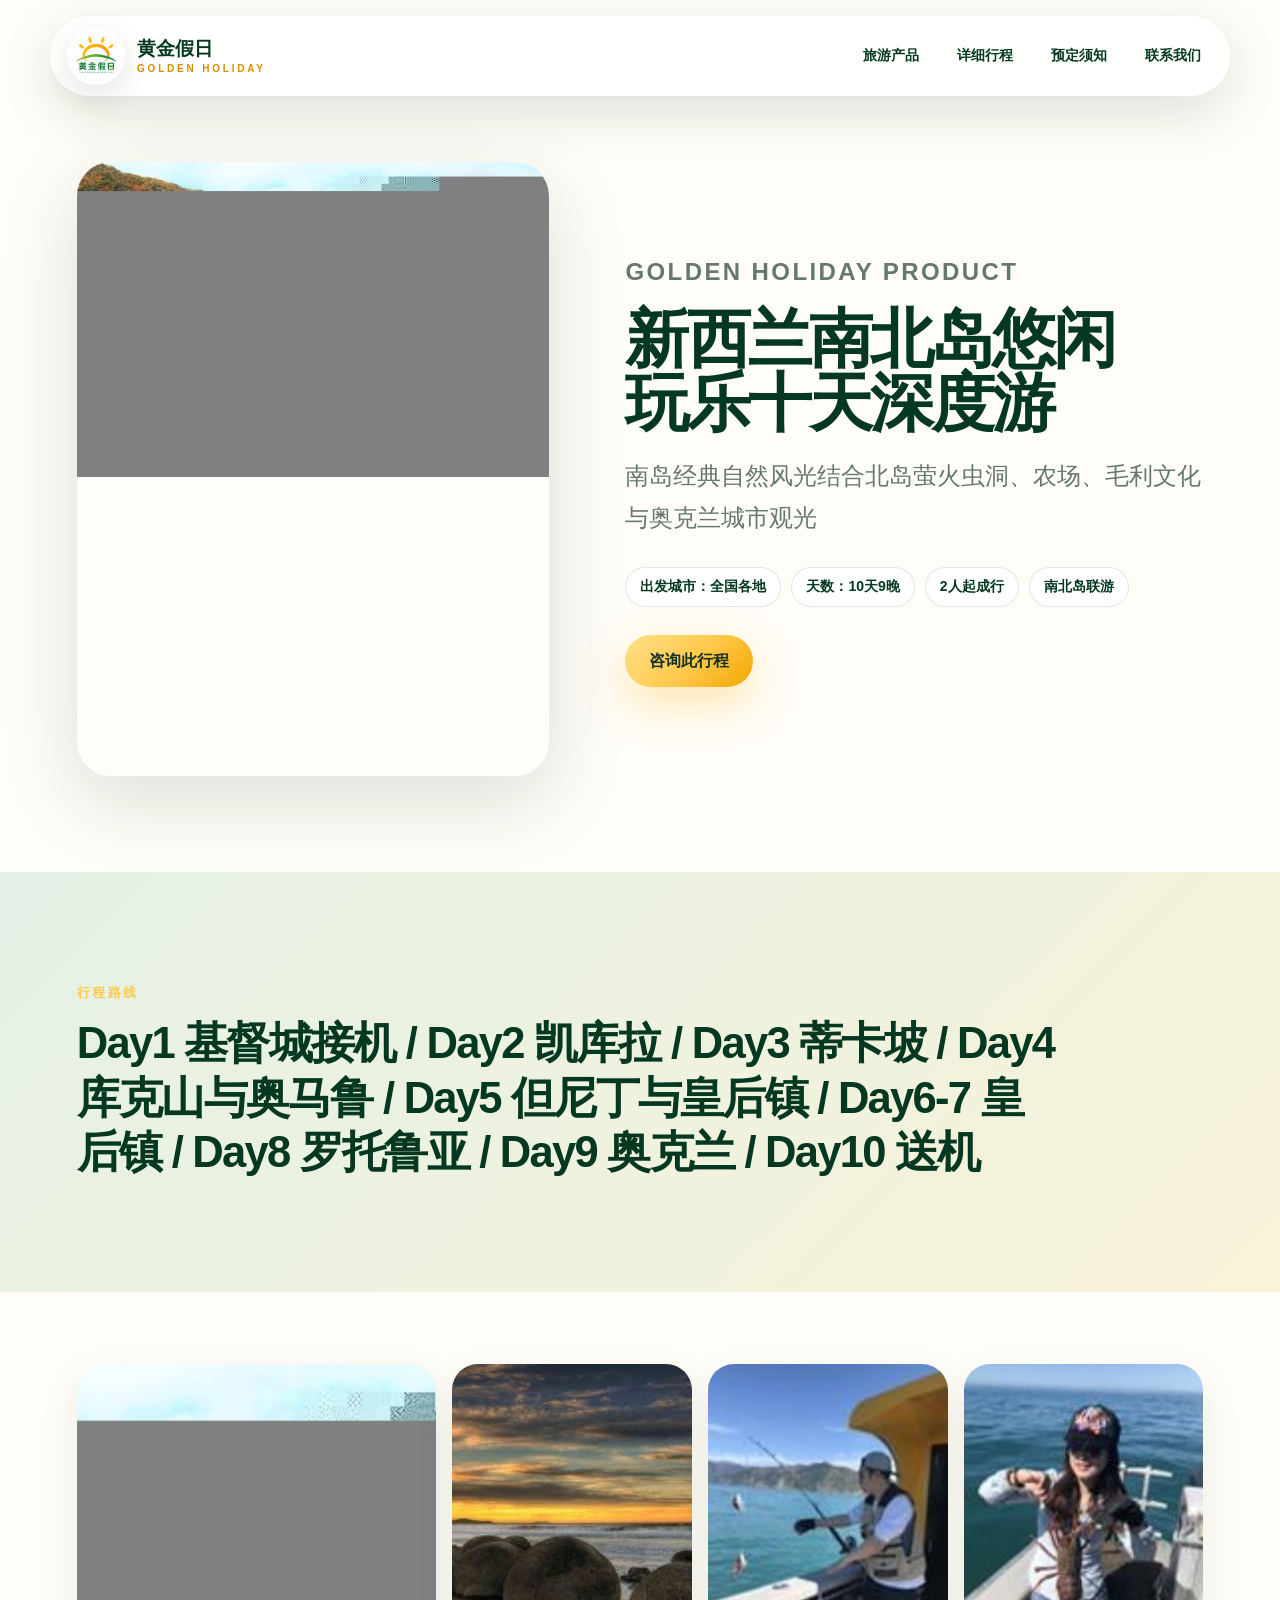
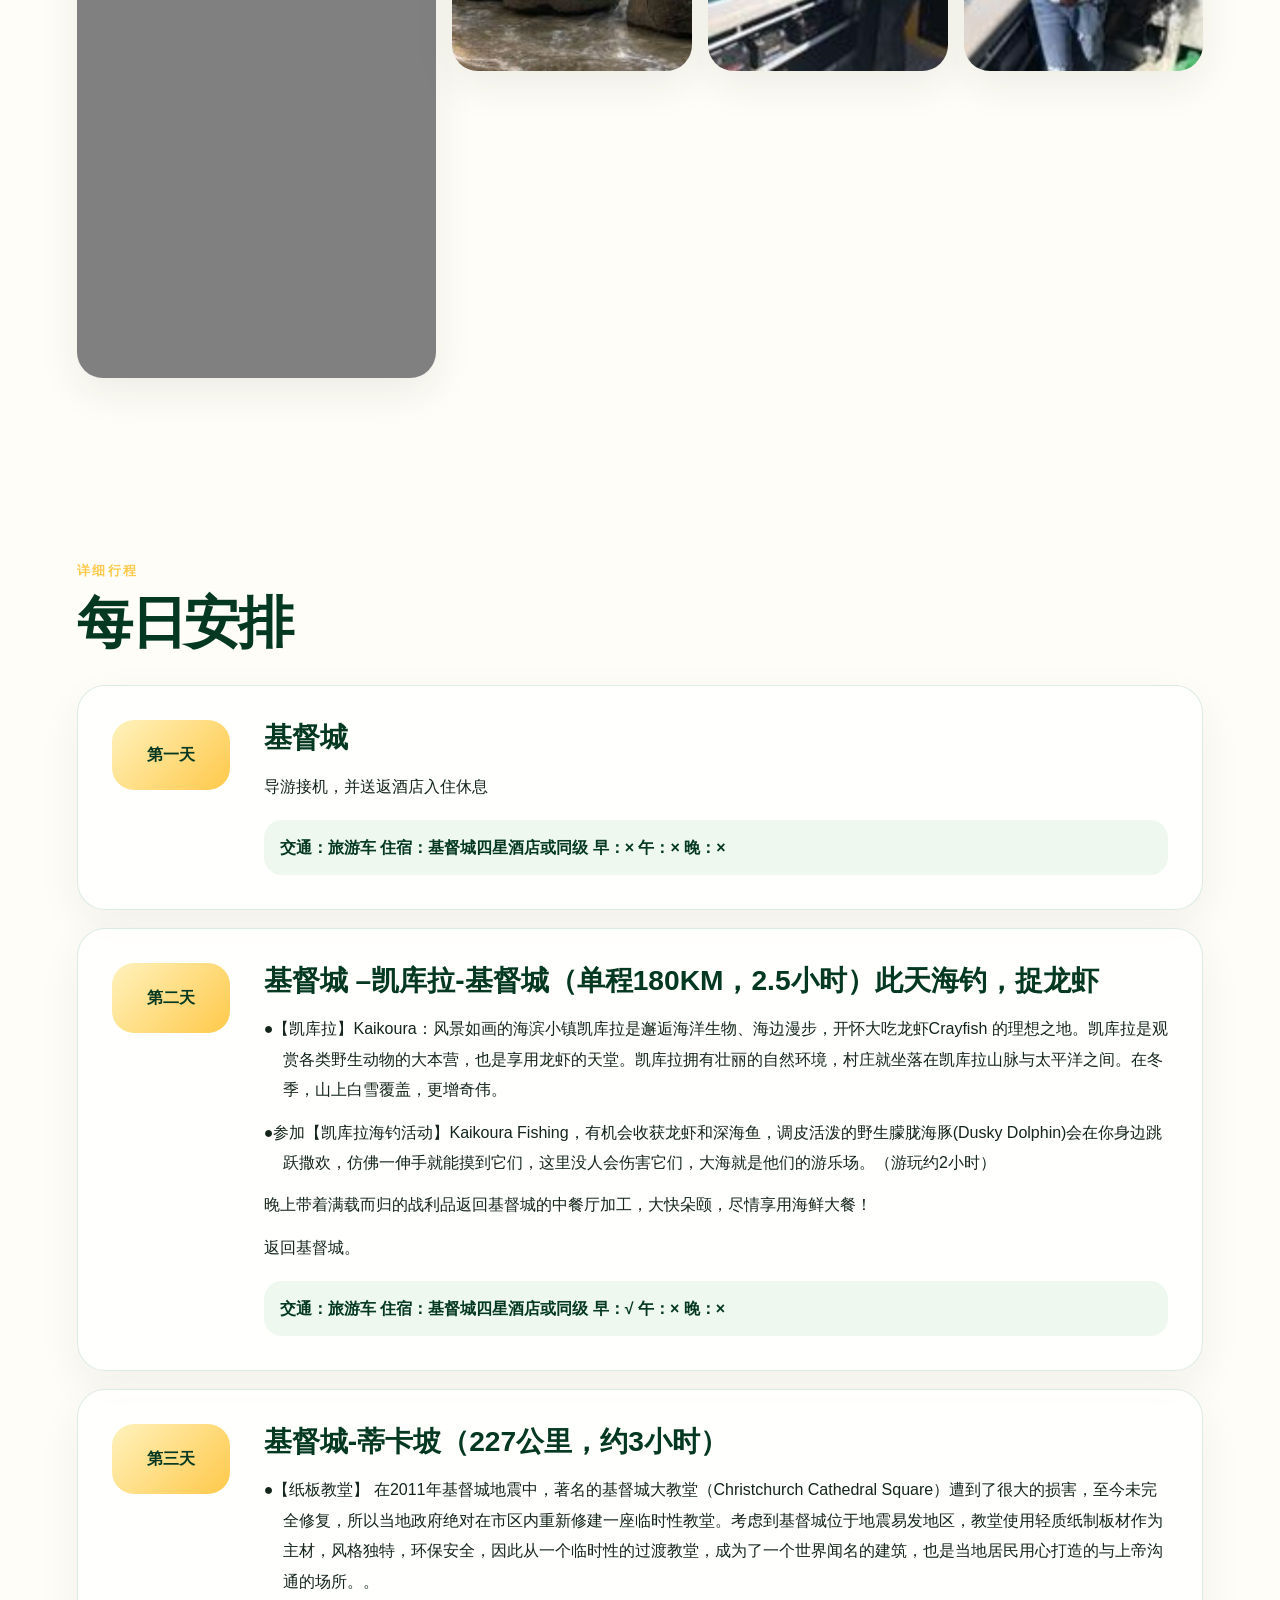
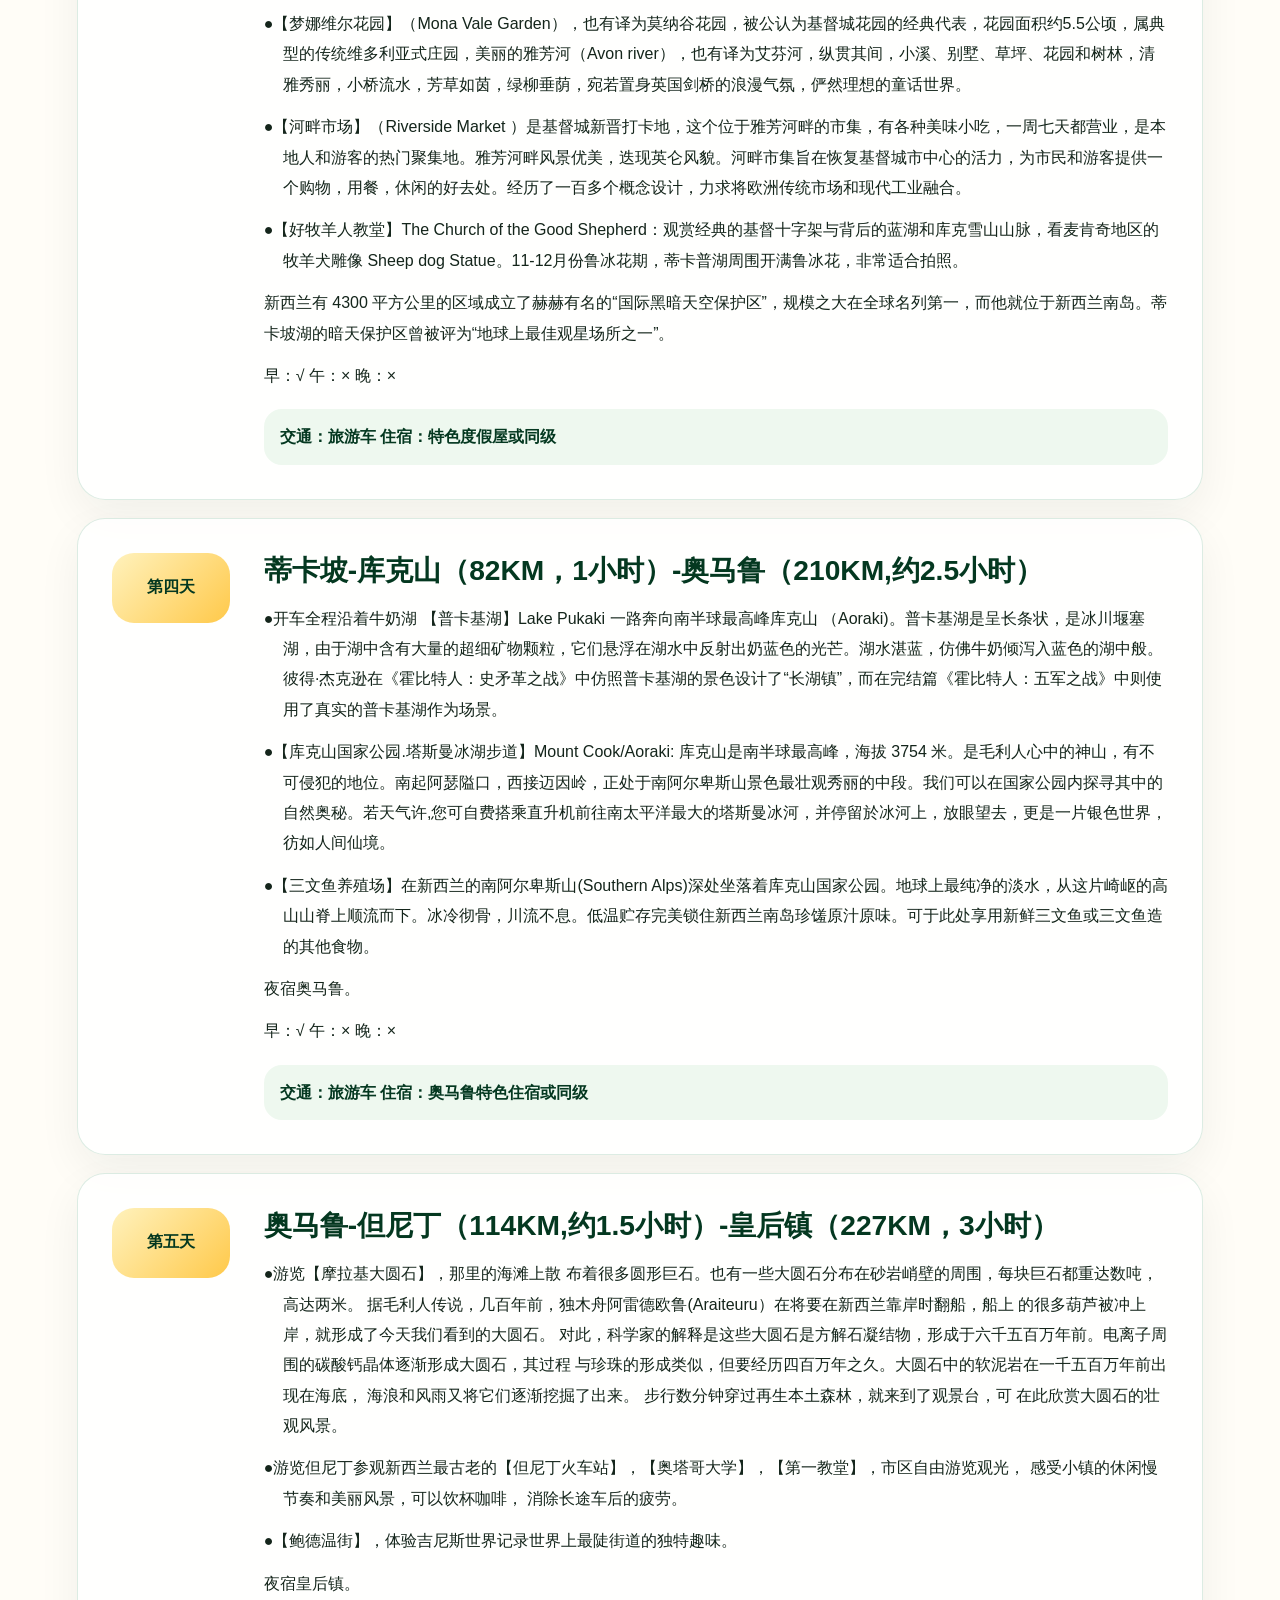
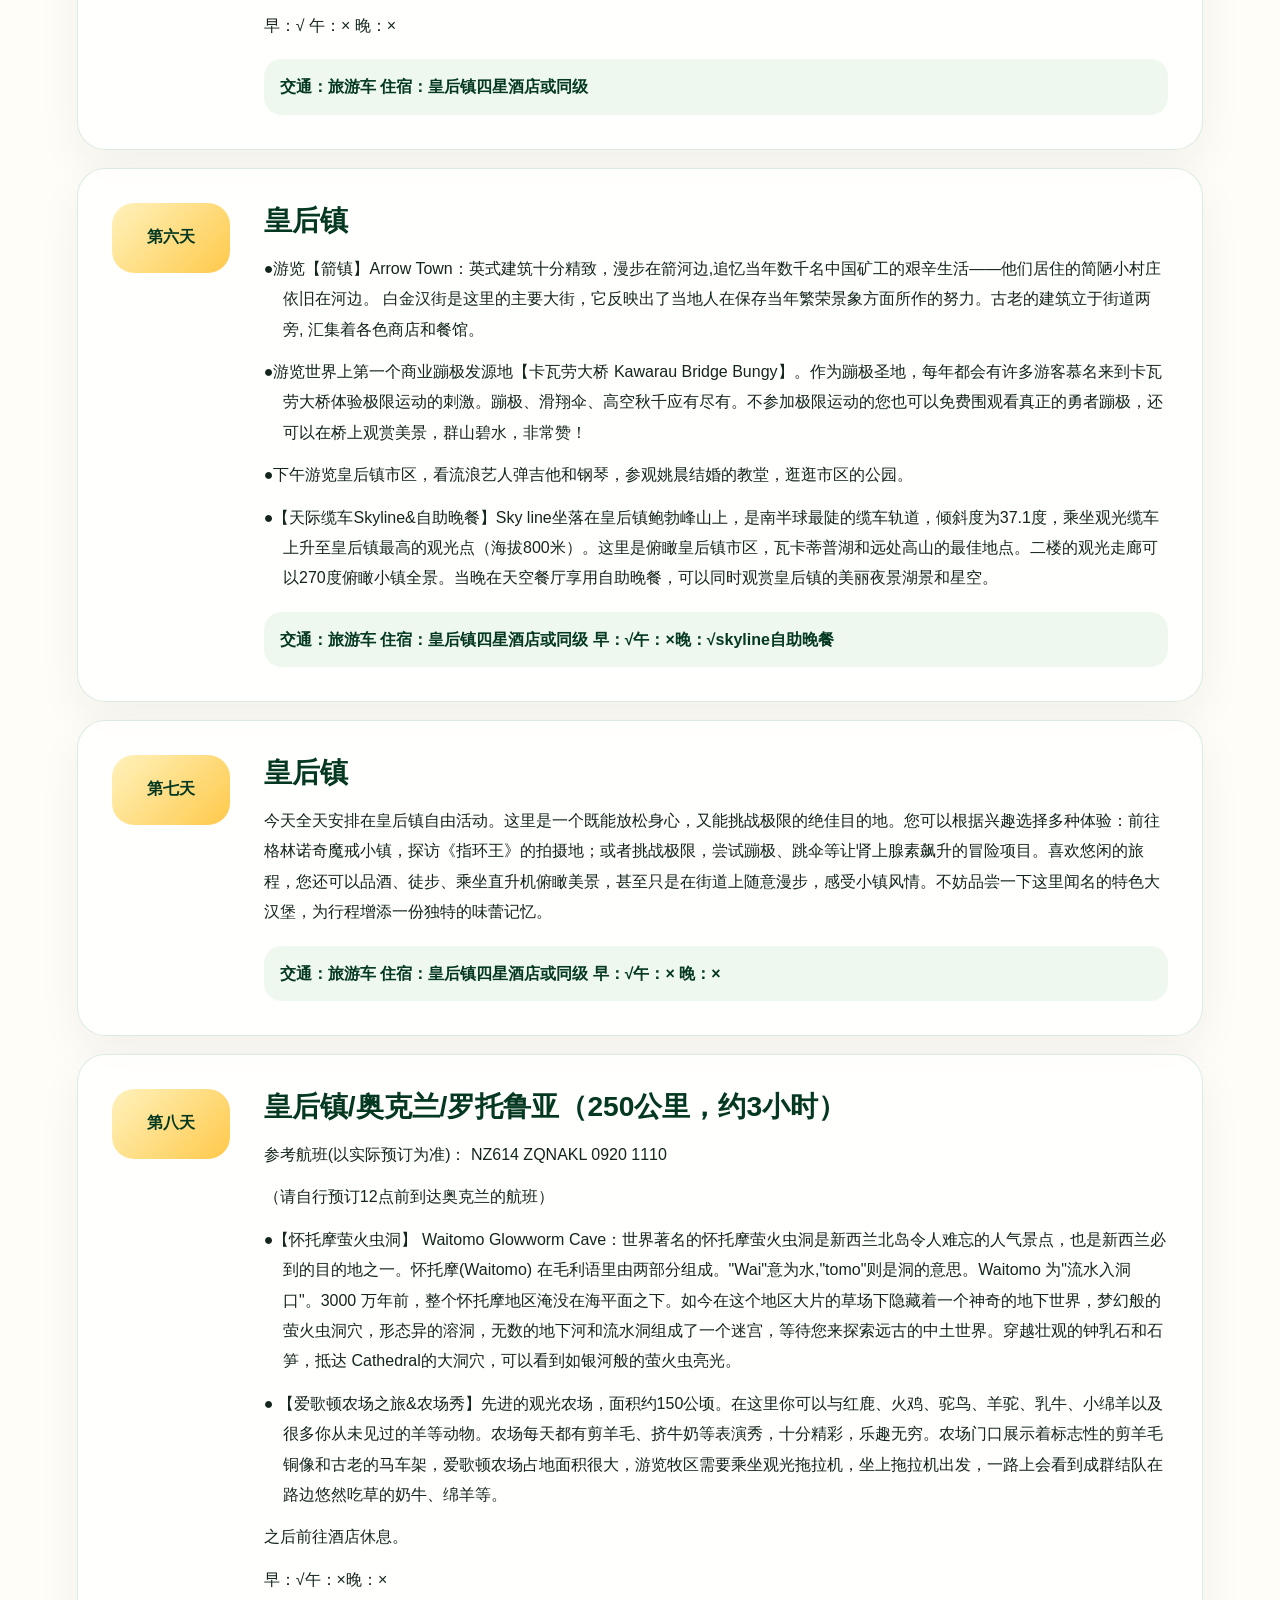
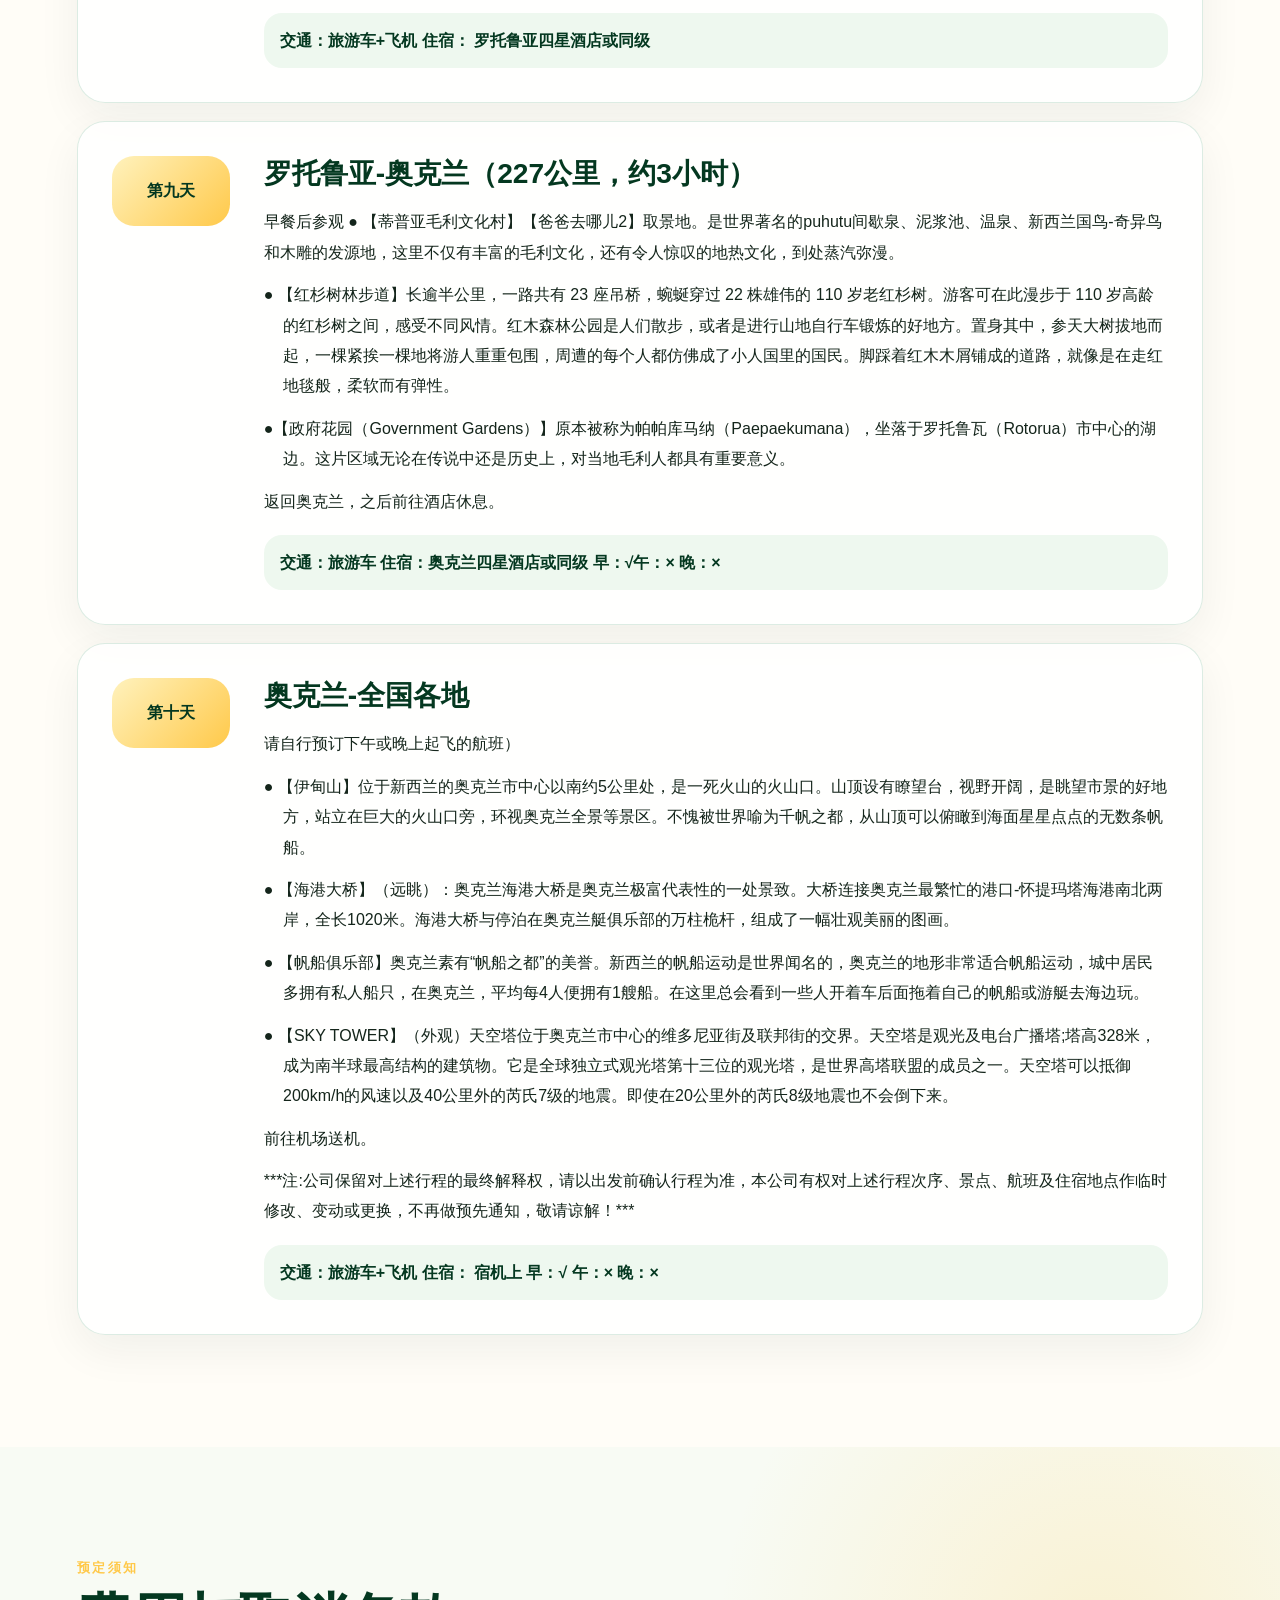
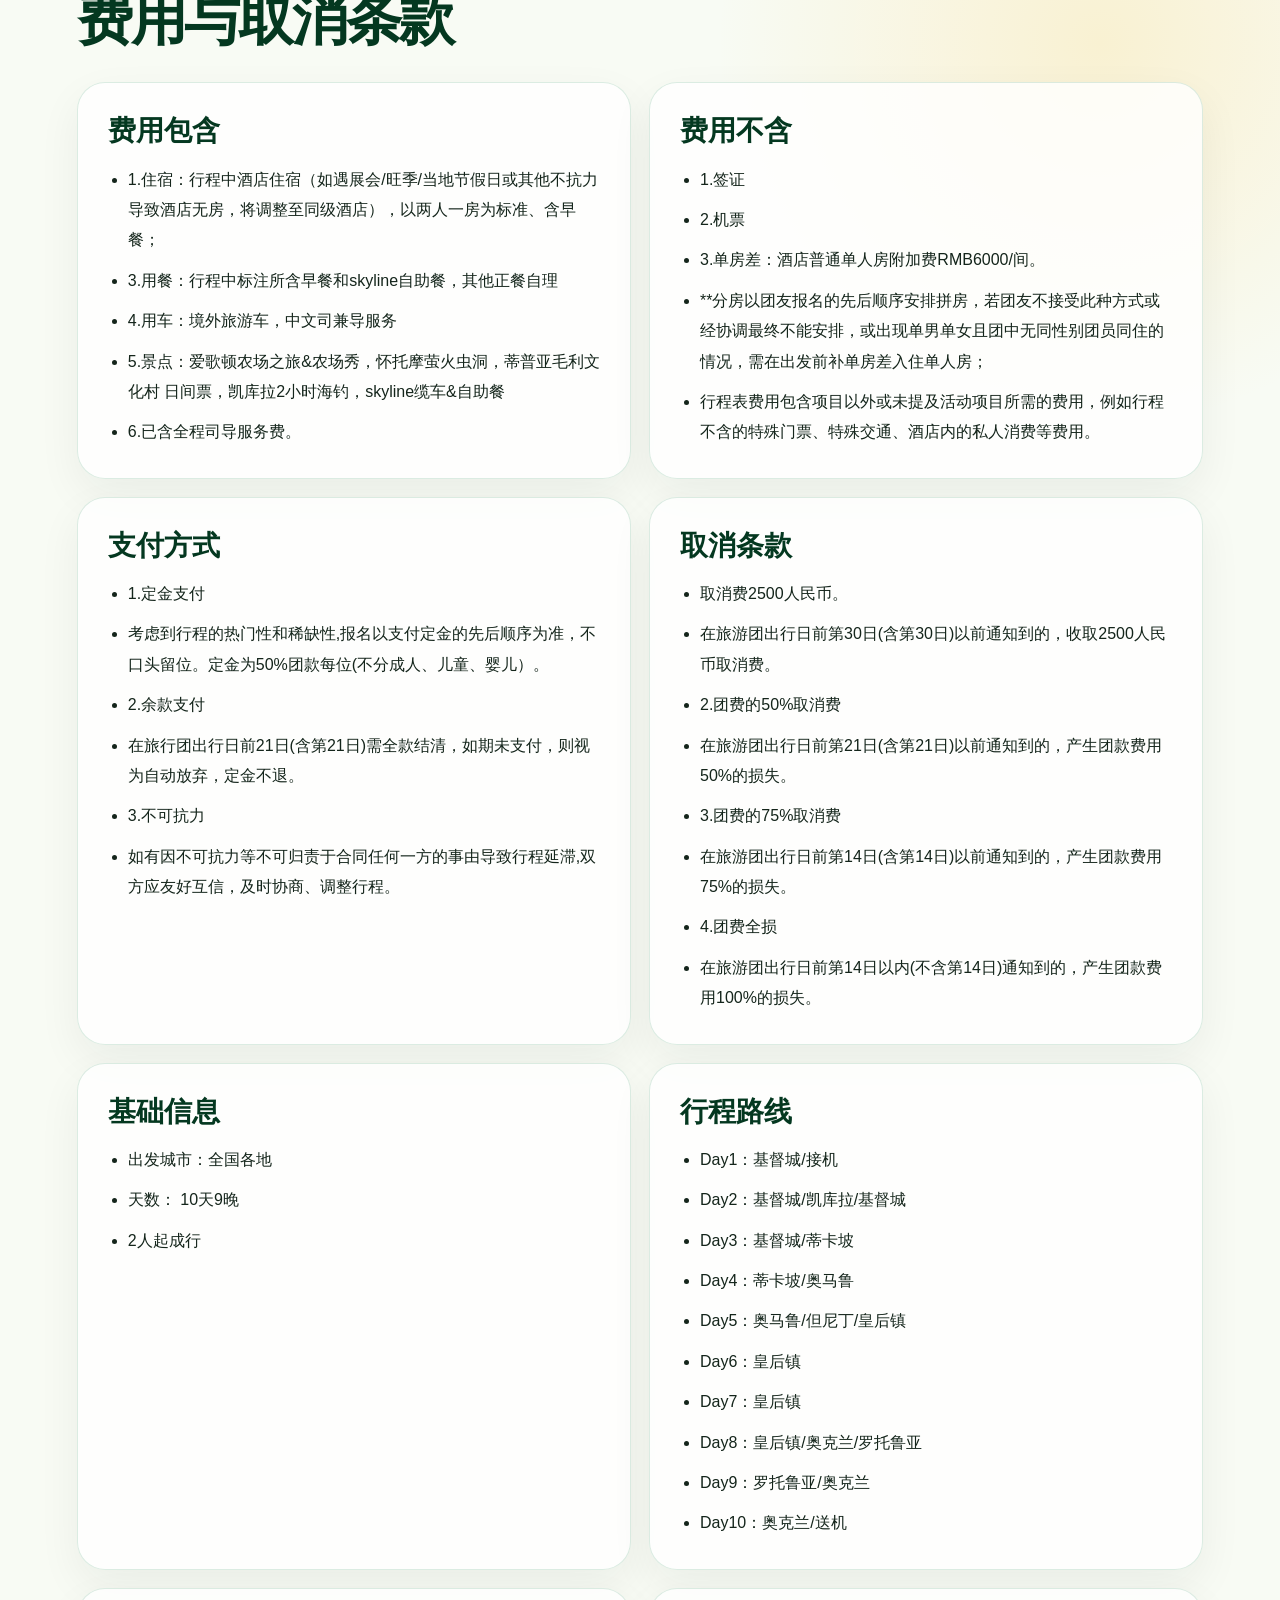
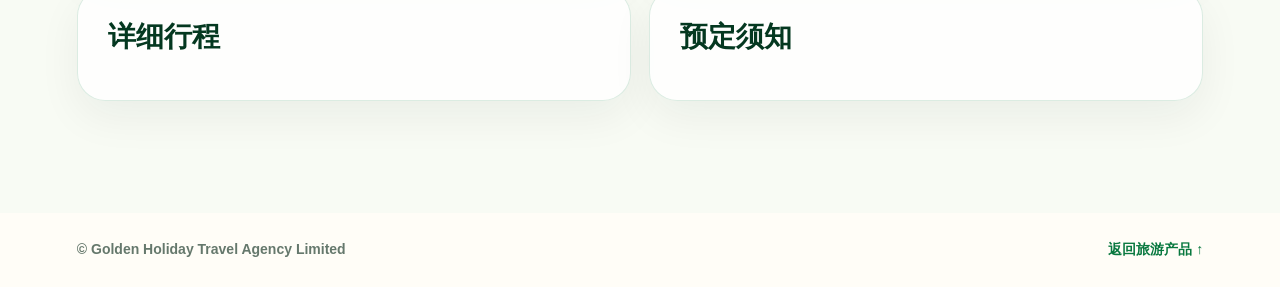
<file: north-south-islands-10-days.html>
<!doctype html>
<html lang="zh-CN">
<head>
  <meta charset="utf-8">
  <meta name="viewport" content="width=device-width, initial-scale=1">
  <title>新西兰南北岛悠闲玩乐十天深度游 | Golden Holiday</title>
  <meta name="description" content="南岛经典自然风光结合北岛萤火虫洞、农场、毛利文化与奥克兰城市观光">
  <link rel="stylesheet" href="styles.css">
</head>
<body class="product-page">
  <header class="site-header product-site-header">
    <a class="brand" href="index.html#top" aria-label="Golden Holiday 首页">
      <img class="brand-logo" src="assets/golden-holiday-logo.png" alt="Golden Holiday 黄金假日 logo">
      <span><strong>黄金假日</strong><small>Golden Holiday</small></span>
    </a>
    <div class="header-actions">
      <nav aria-label="产品详情导航">
        <a href="index.html#products">旅游产品</a>
        <a href="#itinerary">详细行程</a>
        <a href="#booking">预定须知</a>
        <a href="index.html#contact">联系我们</a>
      </nav>
    </div>
  </header>

  <main>
    <section class="product-hero-detail">
      <div class="product-hero-image"><img src="assets/products/tour-wide-detail.jpg" alt="新西兰南北岛悠闲玩乐十天深度游"></div>
      <div class="product-hero-copy">
        <p class="section-label">Golden Holiday Product</p>
        <h1>新西兰南北岛悠闲玩乐十天深度游</h1>
        <p>南岛经典自然风光结合北岛萤火虫洞、农场、毛利文化与奥克兰城市观光</p>
        <ul class="product-facts"><li>出发城市：全国各地</li>
<li>天数：10天9晚</li>
<li>2人起成行</li>
<li>南北岛联游</li></ul>
        <a class="button primary" href="index.html#contact">咨询此行程</a>
      </div>
    </section>

    <section class="product-route-summary">
      <p class="section-label">行程路线</p>
      <h2>Day1 基督城接机 / Day2 凯库拉 / Day3 蒂卡坡 / Day4 库克山与奥马鲁 / Day5 但尼丁与皇后镇 / Day6-7 皇后镇 / Day8 罗托鲁亚 / Day9 奥克兰 / Day10 送机</h2>
    </section>

    <section class="product-gallery" aria-label="行程图片">
      <img src="assets/products/tour-wide-detail.jpg" alt="新西兰南北岛悠闲玩乐十天深度游 行程图片">
<img src="assets/products/moeraki-boulders.jpg" alt="新西兰南北岛悠闲玩乐十天深度游 行程图片">
<img src="assets/products/kaikoura-fishing.jpg" alt="新西兰南北岛悠闲玩乐十天深度游 行程图片">
<img src="assets/products/kaikoura-lobster.jpg" alt="新西兰南北岛悠闲玩乐十天深度游 行程图片">
    </section>

    <section id="itinerary" class="product-itinerary">
      <div class="section-heading">
        <div>
          <p class="section-label">详细行程</p>
          <h2>每日安排</h2>
        </div>
      </div>
      <div class="day-list">
          <article class="day-card">
            <div class="day-index">第一天</div>
            <div>
              <h3>基督城</h3>
              <div class="day-body"><p class="">导游接机，并送返酒店入住休息</p></div>
              <p class="day-meta">交通：旅游车 住宿：基督城四星酒店或同级 早：× 午：× 晚：×</p>
            </div>
          </article>

          <article class="day-card">
            <div class="day-index">第二天</div>
            <div>
              <h3>基督城 –凯库拉-基督城（单程180KM，2.5小时）此天海钓，捉龙虾</h3>
              <div class="day-body"><p class="bullet">●【凯库拉】Kaikoura：风景如画的海滨小镇凯库拉是邂逅海洋生物、海边漫步，开怀大吃龙虾Crayfish 的理想之地。凯库拉是观赏各类野生动物的大本营，也是享用龙虾的天堂。凯库拉拥有壮丽的自然环境，村庄就坐落在凯库拉山脉与太平洋之间。在冬季，山上白雪覆盖，更增奇伟。</p>
<p class="bullet">●参加【凯库拉海钓活动】Kaikoura Fishing，有机会收获龙虾和深海鱼，调皮活泼的野生朦胧海豚(Dusky Dolphin)会在你身边跳跃撒欢，仿佛一伸手就能摸到它们，这里没人会伤害它们，大海就是他们的游乐场。（游玩约2小时）</p>
<p class="">晚上带着满载而归的战利品返回基督城的中餐厅加工，大快朵颐，尽情享用海鲜大餐！</p>
<p class="">返回基督城。</p></div>
              <p class="day-meta">交通：旅游车 住宿：基督城四星酒店或同级 早：√ 午：× 晚：×</p>
            </div>
          </article>

          <article class="day-card">
            <div class="day-index">第三天</div>
            <div>
              <h3>基督城-蒂卡坡（227公里，约3小时）</h3>
              <div class="day-body"><p class="bullet">●【纸板教堂】 在2011年基督城地震中，著名的基督城大教堂（Christchurch Cathedral Square）遭到了很大的损害，至今未完全修复，所以当地政府绝对在市区内重新修建一座临时性教堂。考虑到基督城位于地震易发地区，教堂使用轻质纸制板材作为主材，风格独特，环保安全，因此从一个临时性的过渡教堂，成为了一个世界闻名的建筑，也是当地居民用心打造的与上帝沟通的场所。。</p>
<p class="bullet">●【梦娜维尔花园】（Mona Vale Garden），也有译为莫纳谷花园，被公认为基督城花园的经典代表，花园面积约5.5公顷，属典型的传统维多利亚式庄园，美丽的雅芳河（Avon river），也有译为艾芬河，纵贯其间，小溪、别墅、草坪、花园和树林，清雅秀丽，小桥流水，芳草如茵，绿柳垂荫，宛若置身英国剑桥的浪漫气氛，俨然理想的童话世界。</p>
<p class="bullet">●【河畔市场】（Riverside Market ）是基督城新晋打卡地，这个位于雅芳河畔的市集，有各种美味小吃，一周七天都营业，是本地人和游客的热门聚集地。雅芳河畔风景优美，迭现英仑风貌。河畔市集旨在恢复基督城市中心的活力，为市民和游客提供一个购物，用餐，休闲的好去处。经历了一百多个概念设计，力求将欧洲传统市场和现代工业融合。</p>
<p class="bullet">●【好牧羊人教堂】The Church of the Good Shepherd：观赏经典的基督十字架与背后的蓝湖和库克雪山山脉，看麦肯奇地区的牧羊犬雕像 Sheep dog Statue。11-12月份鲁冰花期，蒂卡普湖周围开满鲁冰花，非常适合拍照。</p>
<p class="">新西兰有 4300 平方公里的区域成立了赫赫有名的“国际黑暗天空保护区”，规模之大在全球名列第一，而他就位于新西兰南岛。蒂卡坡湖的暗天保护区曾被评为“地球上最佳观星场所之一”。</p>
<p class="">早：√ 午：× 晚：×</p></div>
              <p class="day-meta">交通：旅游车 住宿：特色度假屋或同级</p>
            </div>
          </article>

          <article class="day-card">
            <div class="day-index">第四天</div>
            <div>
              <h3>蒂卡坡-库克山（82KM，1小时）-奥马鲁（210KM,约2.5小时）</h3>
              <div class="day-body"><p class="bullet">●开车全程沿着牛奶湖 【普卡基湖】Lake Pukaki 一路奔向南半球最高峰库克山 （Aoraki)。普卡基湖是呈长条状，是冰川堰塞湖，由于湖中含有大量的超细矿物颗粒，它们悬浮在湖水中反射出奶蓝色的光芒。湖水湛蓝，仿佛牛奶倾泻入蓝色的湖中般。彼得·杰克逊在《霍比特人：史矛革之战》中仿照普卡基湖的景色设计了“长湖镇”，而在完结篇《霍比特人：五军之战》中则使用了真实的普卡基湖作为场景。</p>
<p class="bullet">●【库克山国家公园.塔斯曼冰湖步道】Mount Cook/Aoraki: 库克山是南半球最高峰，海拔 3754 米。是毛利人心中的神山，有不可侵犯的地位。南起阿瑟隘口，西接迈因岭，正处于南阿尔卑斯山景色最壮观秀丽的中段。我们可以在国家公园内探寻其中的自然奥秘。若天气许,您可自费搭乘直升机前往南太平洋最大的塔斯曼冰河，并停留於冰河上，放眼望去，更是一片银色世界，彷如人间仙境。</p>
<p class="bullet">●【三文鱼养殖场】在新西兰的南阿尔卑斯山(Southern Alps)深处坐落着库克山国家公园。地球上最纯净的淡水，从这片崎岖的高山山脊上顺流而下。冰冷彻骨，川流不息。低温贮存完美锁住新西兰南岛珍馐原汁原味。可于此处享用新鲜三文鱼或三文鱼造的其他食物。</p>
<p class="">夜宿奥马鲁。</p>
<p class="">早：√ 午：× 晚：×</p></div>
              <p class="day-meta">交通：旅游车 住宿：奥马鲁特色住宿或同级</p>
            </div>
          </article>

          <article class="day-card">
            <div class="day-index">第五天</div>
            <div>
              <h3>奥马鲁-但尼丁（114KM,约1.5小时）-皇后镇（227KM，3小时）</h3>
              <div class="day-body"><p class="bullet">●游览【摩拉基大圆石】，那里的海滩上散 布着很多圆形巨石。也有一些大圆石分布在砂岩峭壁的周围，每块巨石都重达数吨，高达两米。 据毛利人传说，几百年前，独木舟阿雷德欧鲁(Araiteuru）在将要在新西兰靠岸时翻船，船上 的很多葫芦被冲上岸，就形成了今天我们看到的大圆石。 对此，科学家的解释是这些大圆石是方解石凝结物，形成于六千五百万年前。电离子周围的碳酸钙晶体逐渐形成大圆石，其过程 与珍珠的形成类似，但要经历四百万年之久。大圆石中的软泥岩在一千五百万年前出现在海底， 海浪和风雨又将它们逐渐挖掘了出来。 步行数分钟穿过再生本土森林，就来到了观景台，可 在此欣赏大圆石的壮观风景。</p>
<p class="bullet">●游览但尼丁参观新西兰最古老的【但尼丁火车站】，【奥塔哥大学】，【第一教堂】，市区自由游览观光， 感受小镇的休闲慢节奏和美丽风景，可以饮杯咖啡， 消除长途车后的疲劳。</p>
<p class="bullet">●【鲍德温街】，体验吉尼斯世界记录世界上最陡街道的独特趣味。</p>
<p class="">夜宿皇后镇。</p>
<p class="">早：√ 午：× 晚：×</p></div>
              <p class="day-meta">交通：旅游车 住宿：皇后镇四星酒店或同级</p>
            </div>
          </article>

          <article class="day-card">
            <div class="day-index">第六天</div>
            <div>
              <h3>皇后镇</h3>
              <div class="day-body"><p class="bullet">●游览【箭镇】Arrow Town：英式建筑十分精致，漫步在箭河边,追忆当年数千名中国矿工的艰辛生活――他们居住的简陋小村庄依旧在河边。 白金汉街是这里的主要大街，它反映出了当地人在保存当年繁荣景象方面所作的努力。古老的建筑立于街道两旁, 汇集着各色商店和餐馆。</p>
<p class="bullet">●游览世界上第一个商业蹦极发源地【卡瓦劳大桥 Kawarau Bridge Bungy】。作为蹦极圣地，每年都会有许多游客慕名来到卡瓦劳大桥体验极限运动的刺激。蹦极、滑翔伞、高空秋千应有尽有。不参加极限运动的您也可以免费围观看真正的勇者蹦极，还可以在桥上观赏美景，群山碧水，非常赞！</p>
<p class="bullet">●下午游览皇后镇市区，看流浪艺人弹吉他和钢琴，参观姚晨结婚的教堂，逛逛市区的公园。</p>
<p class="bullet">●【天际缆车Skyline&amp;自助晚餐】Sky line坐落在皇后镇鲍勃峰山上，是南半球最陡的缆车轨道，倾斜度为37.1度，乘坐观光缆车上升至皇后镇最高的观光点（海拔800米）。这里是俯瞰皇后镇市区，瓦卡蒂普湖和远处高山的最佳地点。二楼的观光走廊可以270度俯瞰小镇全景。当晚在天空餐厅享用自助晚餐，可以同时观赏皇后镇的美丽夜景湖景和星空。</p></div>
              <p class="day-meta">交通：旅游车 住宿：皇后镇四星酒店或同级 早：√午：×晚：√skyline自助晚餐</p>
            </div>
          </article>

          <article class="day-card">
            <div class="day-index">第七天</div>
            <div>
              <h3>皇后镇</h3>
              <div class="day-body"><p class="">今天全天安排在皇后镇自由活动。这里是一个既能放松身心，又能挑战极限的绝佳目的地。您可以根据兴趣选择多种体验：前往格林诺奇魔戒小镇，探访《指环王》的拍摄地；或者挑战极限，尝试蹦极、跳伞等让肾上腺素飙升的冒险项目。喜欢悠闲的旅程，您还可以品酒、徒步、乘坐直升机俯瞰美景，甚至只是在街道上随意漫步，感受小镇风情。不妨品尝一下这里闻名的特色大汉堡，为行程增添一份独特的味蕾记忆。</p></div>
              <p class="day-meta">交通：旅游车 住宿：皇后镇四星酒店或同级 早：√午：× 晚：×</p>
            </div>
          </article>

          <article class="day-card">
            <div class="day-index">第八天</div>
            <div>
              <h3>皇后镇/奥克兰/罗托鲁亚（250公里，约3小时）</h3>
              <div class="day-body"><p class="">参考航班(以实际预订为准)： NZ614 ZQNAKL 0920 1110</p>
<p class="">（请自行预订12点前到达奥克兰的航班）</p>
<p class="bullet">●【怀托摩萤火虫洞】 Waitomo Glowworm Cave：世界著名的怀托摩萤火虫洞是新西兰北岛令人难忘的人气景点，也是新西兰必到的目的地之一。怀托摩(Waitomo) 在毛利语里由两部分组成。&quot;Wai&quot;意为水,&quot;tomo&quot;则是洞的意思。Waitomo 为&quot;流水入洞口&quot;。3000 万年前，整个怀托摩地区淹没在海平面之下。如今在这个地区大片的草场下隐藏着一个神奇的地下世界，梦幻般的萤火虫洞穴，形态异的溶洞，无数的地下河和流水洞组成了一个迷宫，等待您来探索远古的中土世界。穿越壮观的钟乳石和石笋，抵达 Cathedral的大洞穴，可以看到如银河般的萤火虫亮光。</p>
<p class="bullet">● 【爱歌顿农场之旅&amp;农场秀】先进的观光农场，面积约150公顷。在这里你可以与红鹿、火鸡、驼鸟、羊驼、乳牛、小绵羊以及很多你从未见过的羊等动物。农场每天都有剪羊毛、挤牛奶等表演秀，十分精彩，乐趣无穷。农场门口展示着标志性的剪羊毛铜像和古老的马车架，爱歌顿农场占地面积很大，游览牧区需要乘坐观光拖拉机，坐上拖拉机出发，一路上会看到成群结队在路边悠然吃草的奶牛、绵羊等。</p>
<p class="">之后前往酒店休息。</p>
<p class="">早：√午：×晚：×</p></div>
              <p class="day-meta">交通：旅游车+飞机 住宿： 罗托鲁亚四星酒店或同级</p>
            </div>
          </article>

          <article class="day-card">
            <div class="day-index">第九天</div>
            <div>
              <h3>罗托鲁亚-奥克兰（227公里，约3小时）</h3>
              <div class="day-body"><p class="">早餐后参观 ● 【蒂普亚毛利文化村】【爸爸去哪儿2】取景地。是世界著名的puhutu间歇泉、泥浆池、温泉、新西兰国鸟-奇异鸟和木雕的发源地，这里不仅有丰富的毛利文化，还有令人惊叹的地热文化，到处蒸汽弥漫。</p>
<p class="bullet">● 【红杉树林步道】长逾半公里，一路共有 23 座吊桥，蜿蜒穿过 22 株雄伟的 110 岁老红杉树。游客可在此漫步于 110 岁高龄的红杉树之间，感受不同风情。红木森林公园是人们散步，或者是进行山地自行车锻炼的好地方。置身其中，参天大树拔地而起，一棵紧挨一棵地将游人重重包围，周遭的每个人都仿佛成了小人国里的国民。脚踩着红木木屑铺成的道路，就像是在走红地毯般，柔软而有弹性。</p>
<p class="bullet">●【政府花园（Government Gardens）】原本被称为帕帕库马纳（Paepaekumana），坐落于罗托鲁瓦（Rotorua）市中心的湖边。这片区域无论在传说中还是历史上，对当地毛利人都具有重要意义。</p>
<p class="">返回奥克兰，之后前往酒店休息。</p></div>
              <p class="day-meta">交通：旅游车 住宿：奥克兰四星酒店或同级 早：√午：× 晚：×</p>
            </div>
          </article>

          <article class="day-card">
            <div class="day-index">第十天</div>
            <div>
              <h3>奥克兰-全国各地</h3>
              <div class="day-body"><p class="">请自行预订下午或晚上起飞的航班）</p>
<p class="bullet">● 【伊甸山】位于新西兰的奥克兰市中心以南约5公里处，是一死火山的火山口。山顶设有瞭望台，视野开阔，是眺望市景的好地方，站立在巨大的火山口旁，环视奥克兰全景等景区。不愧被世界喻为千帆之都，从山顶可以俯瞰到海面星星点点的无数条帆船。</p>
<p class="bullet">● 【海港大桥】（远眺）：奥克兰海港大桥是奥克兰极富代表性的一处景致。大桥连接奥克兰最繁忙的港口-怀提玛塔海港南北两岸，全长1020米。海港大桥与停泊在奥克兰艇俱乐部的万柱桅杆，组成了一幅壮观美丽的图画。</p>
<p class="bullet">● 【帆船俱乐部】奥克兰素有“帆船之都”的美誉。新西兰的帆船运动是世界闻名的，奥克兰的地形非常适合帆船运动，城中居民多拥有私人船只，在奥克兰，平均每4人便拥有1艘船。在这里总会看到一些人开着车后面拖着自己的帆船或游艇去海边玩。</p>
<p class="bullet">● 【SKY TOWER】（外观）天空塔位于奥克兰市中心的维多尼亚街及联邦街的交界。天空塔是观光及电台广播塔;塔高328米，成为南半球最高结构的建筑物。它是全球独立式观光塔第十三位的观光塔，是世界高塔联盟的成员之一。天空塔可以抵御200km/h的风速以及40公里外的芮氏7级的地震。即使在20公里外的芮氏8级地震也不会倒下来。</p>
<p class="">前往机场送机。</p>
<p class="">***注:公司保留对上述行程的最终解释权，请以出发前确认行程为准，本公司有权对上述行程次序、景点、航班及住宿地点作临时修改、变动或更换，不再做预先通知，敬请谅解！***</p></div>
              <p class="day-meta">交通：旅游车+飞机 住宿： 宿机上 早：√ 午：× 晚：×</p>
            </div>
          </article>
      </div>
    </section>

    <section id="booking" class="product-policies">
      <div class="section-heading">
        <div>
          <p class="section-label">预定须知</p>
          <h2>费用与取消条款</h2>
        </div>
      </div>
      <div class="policy-grid">
          <section class="policy-block">
            <h3>费用包含</h3>
            <ul><li>1.住宿：行程中酒店住宿（如遇展会/旺季/当地节假日或其他不抗力导致酒店无房，将调整至同级酒店），以两人一房为标准、含早餐；</li>
<li>3.用餐：行程中标注所含早餐和skyline自助餐，其他正餐自理</li>
<li>4.用车：境外旅游车，中文司兼导服务</li>
<li>5.景点：爱歌顿农场之旅&amp;农场秀，怀托摩萤火虫洞，蒂普亚毛利文化村 日间票，凯库拉2小时海钓，skyline缆车&amp;自助餐</li>
<li>6.已含全程司导服务费。</li></ul>
          </section>

          <section class="policy-block">
            <h3>费用不含</h3>
            <ul><li>1.签证</li>
<li>2.机票</li>
<li>3.单房差：酒店普通单人房附加费RMB6000/间。</li>
<li>**分房以团友报名的先后顺序安排拼房，若团友不接受此种方式或经协调最终不能安排，或出现单男单女且团中无同性别团员同住的情况，需在出发前补单房差入住单人房；</li>
<li>行程表费用包含项目以外或未提及活动项目所需的费用，例如行程不含的特殊门票、特殊交通、酒店内的私人消费等费用。</li></ul>
          </section>

          <section class="policy-block">
            <h3>支付方式</h3>
            <ul><li>1.定金支付</li>
<li>考虑到行程的热门性和稀缺性,报名以支付定金的先后顺序为准，不口头留位。定金为50%团款每位(不分成人、儿童、婴儿）。</li>
<li>2.余款支付</li>
<li>在旅行团出行日前21日(含第21日)需全款结清，如期未支付，则视为自动放弃，定金不退。</li>
<li>3.不可抗力</li>
<li>如有因不可抗力等不可归责于合同任何一方的事由导致行程延滞,双方应友好互信，及时协商、调整行程。</li></ul>
          </section>

          <section class="policy-block">
            <h3>取消条款</h3>
            <ul><li>取消费2500人民币。</li>
<li>在旅游团出行日前第30日(含第30日)以前通知到的，收取2500人民币取消费。</li>
<li>2.团费的50%取消费</li>
<li>在旅游团出行日前第21日(含第21日)以前通知到的，产生团款费用50%的损失。</li>
<li>3.团费的75%取消费</li>
<li>在旅游团出行日前第14日(含第14日)以前通知到的，产生团款费用75%的损失。</li>
<li>4.团费全损</li>
<li>在旅游团出行日前第14日以内(不含第14日)通知到的，产生团款费用100%的损失。</li></ul>
          </section>

          <section class="policy-block">
            <h3>基础信息</h3>
            <ul><li>出发城市：全国各地</li>
<li>天数： 10天9晚</li>
<li>2人起成行</li></ul>
          </section>

          <section class="policy-block">
            <h3>行程路线</h3>
            <ul><li>Day1：基督城/接机</li>
<li>Day2：基督城/凯库拉/基督城</li>
<li>Day3：基督城/蒂卡坡</li>
<li>Day4：蒂卡坡/奥马鲁</li>
<li>Day5：奥马鲁/但尼丁/皇后镇</li>
<li>Day6：皇后镇</li>
<li>Day7：皇后镇</li>
<li>Day8：皇后镇/奥克兰/罗托鲁亚</li>
<li>Day9：罗托鲁亚/奥克兰</li>
<li>Day10：奥克兰/送机</li></ul>
          </section>

          <section class="policy-block">
            <h3>详细行程</h3>
            <ul></ul>
          </section>

          <section class="policy-block">
            <h3>预定须知</h3>
            <ul></ul>
          </section>
      </div>
    </section>
  </main>

  <footer class="site-footer">
    <span>© Golden Holiday Travel Agency Limited</span>
    <a href="index.html#products">返回旅游产品 ↑</a>
  </footer>
</body>
</html>
</file>
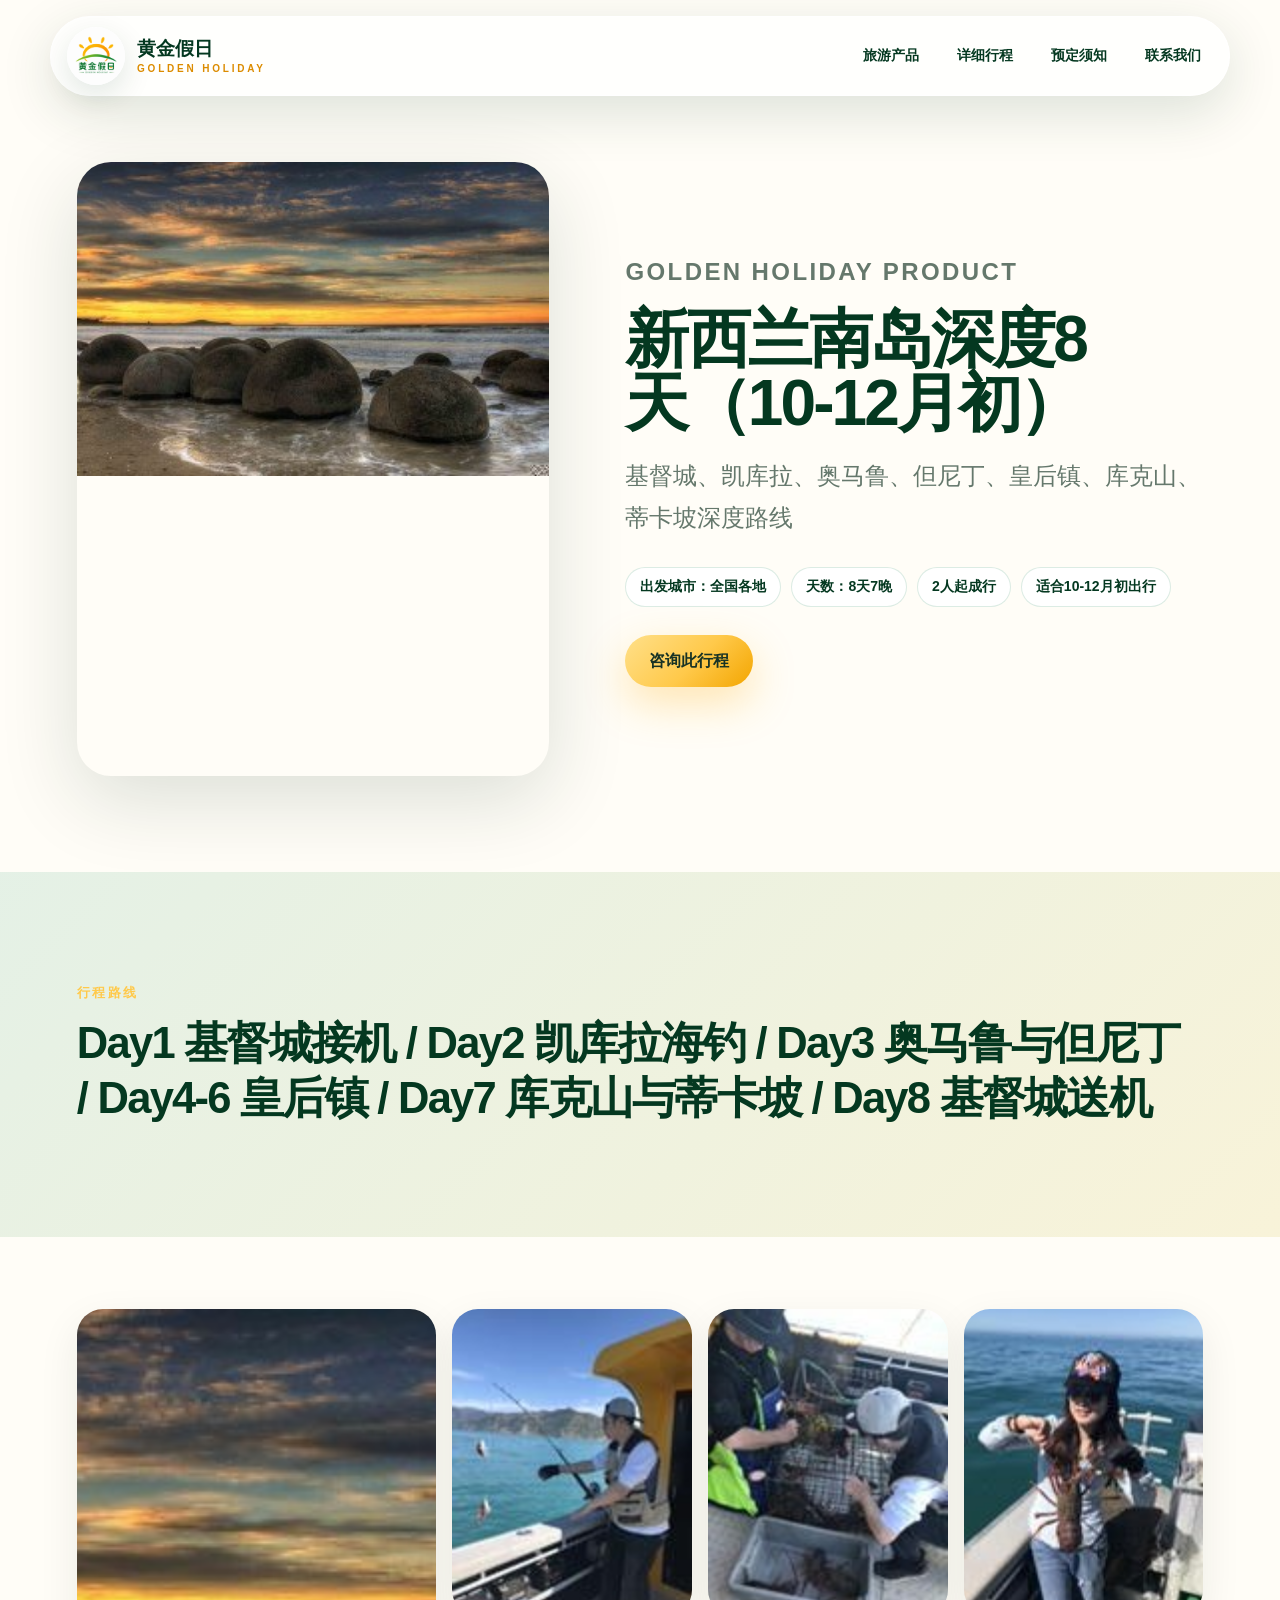
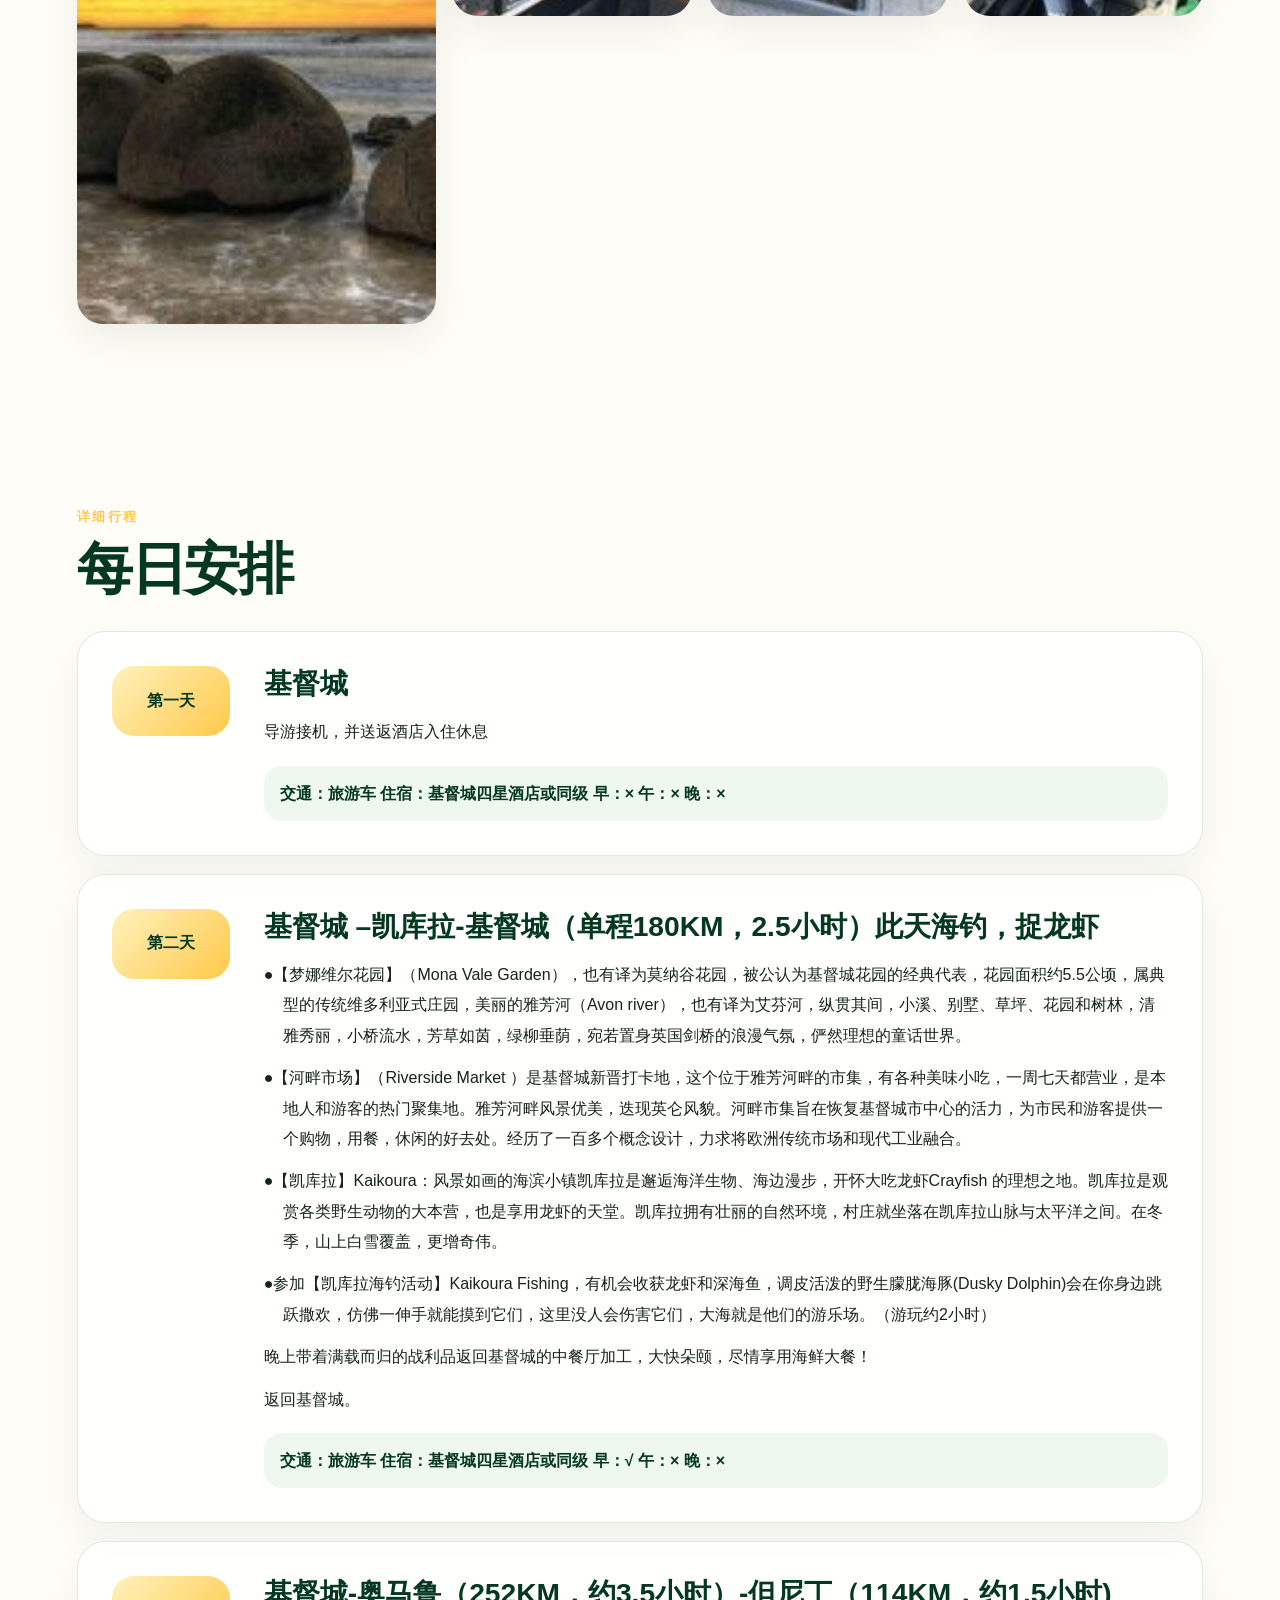
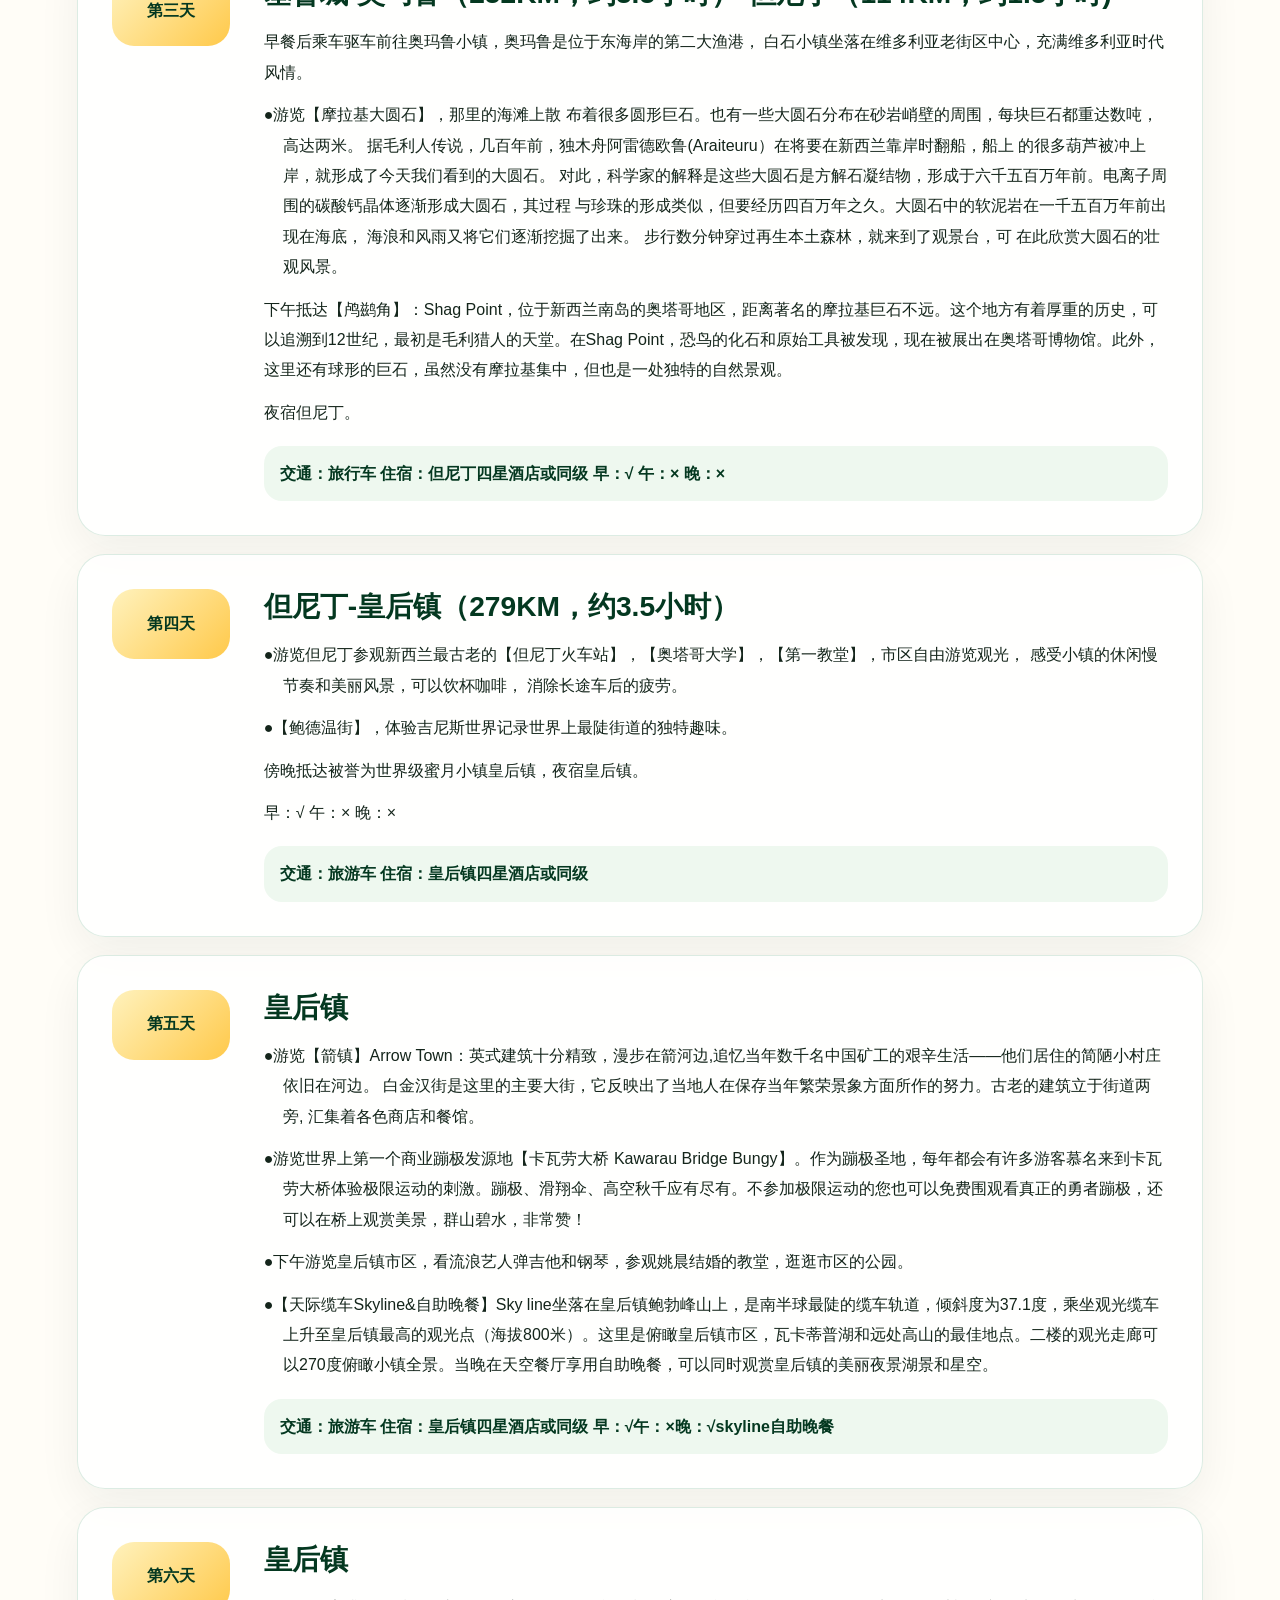
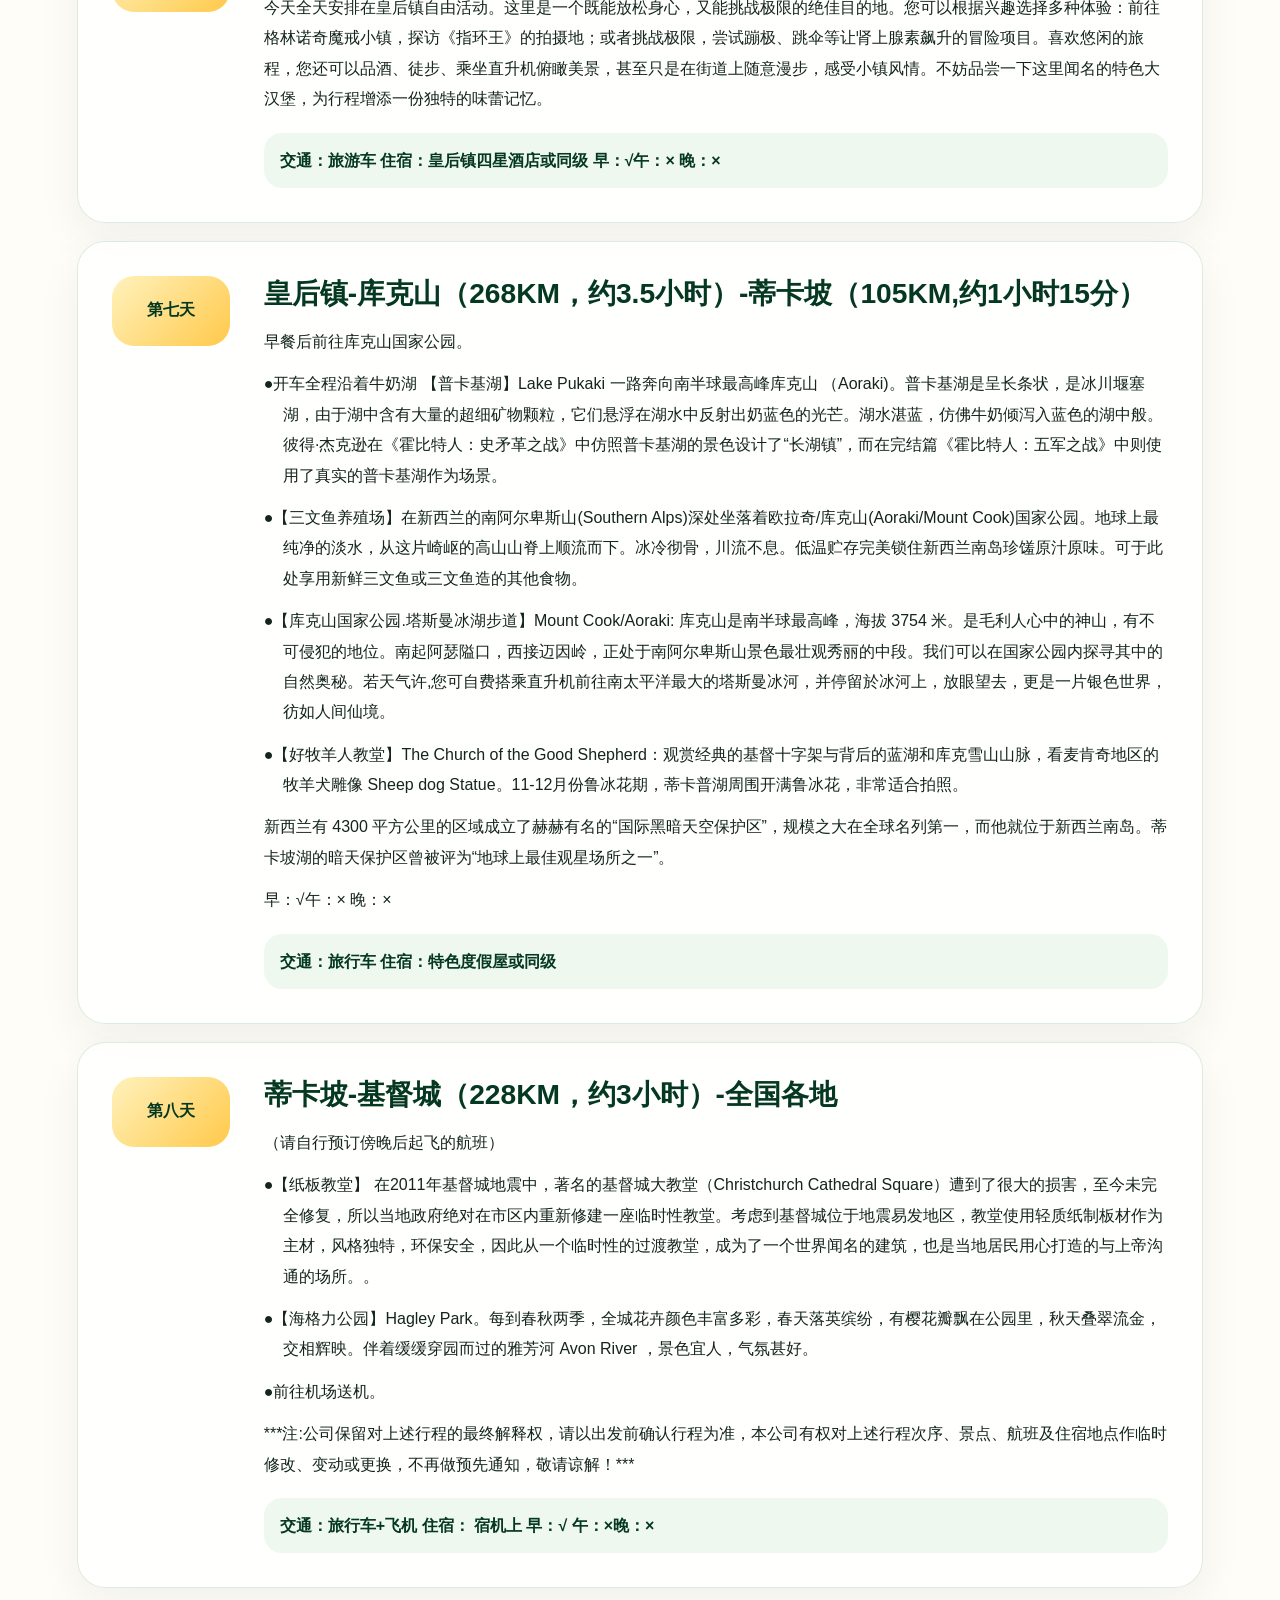
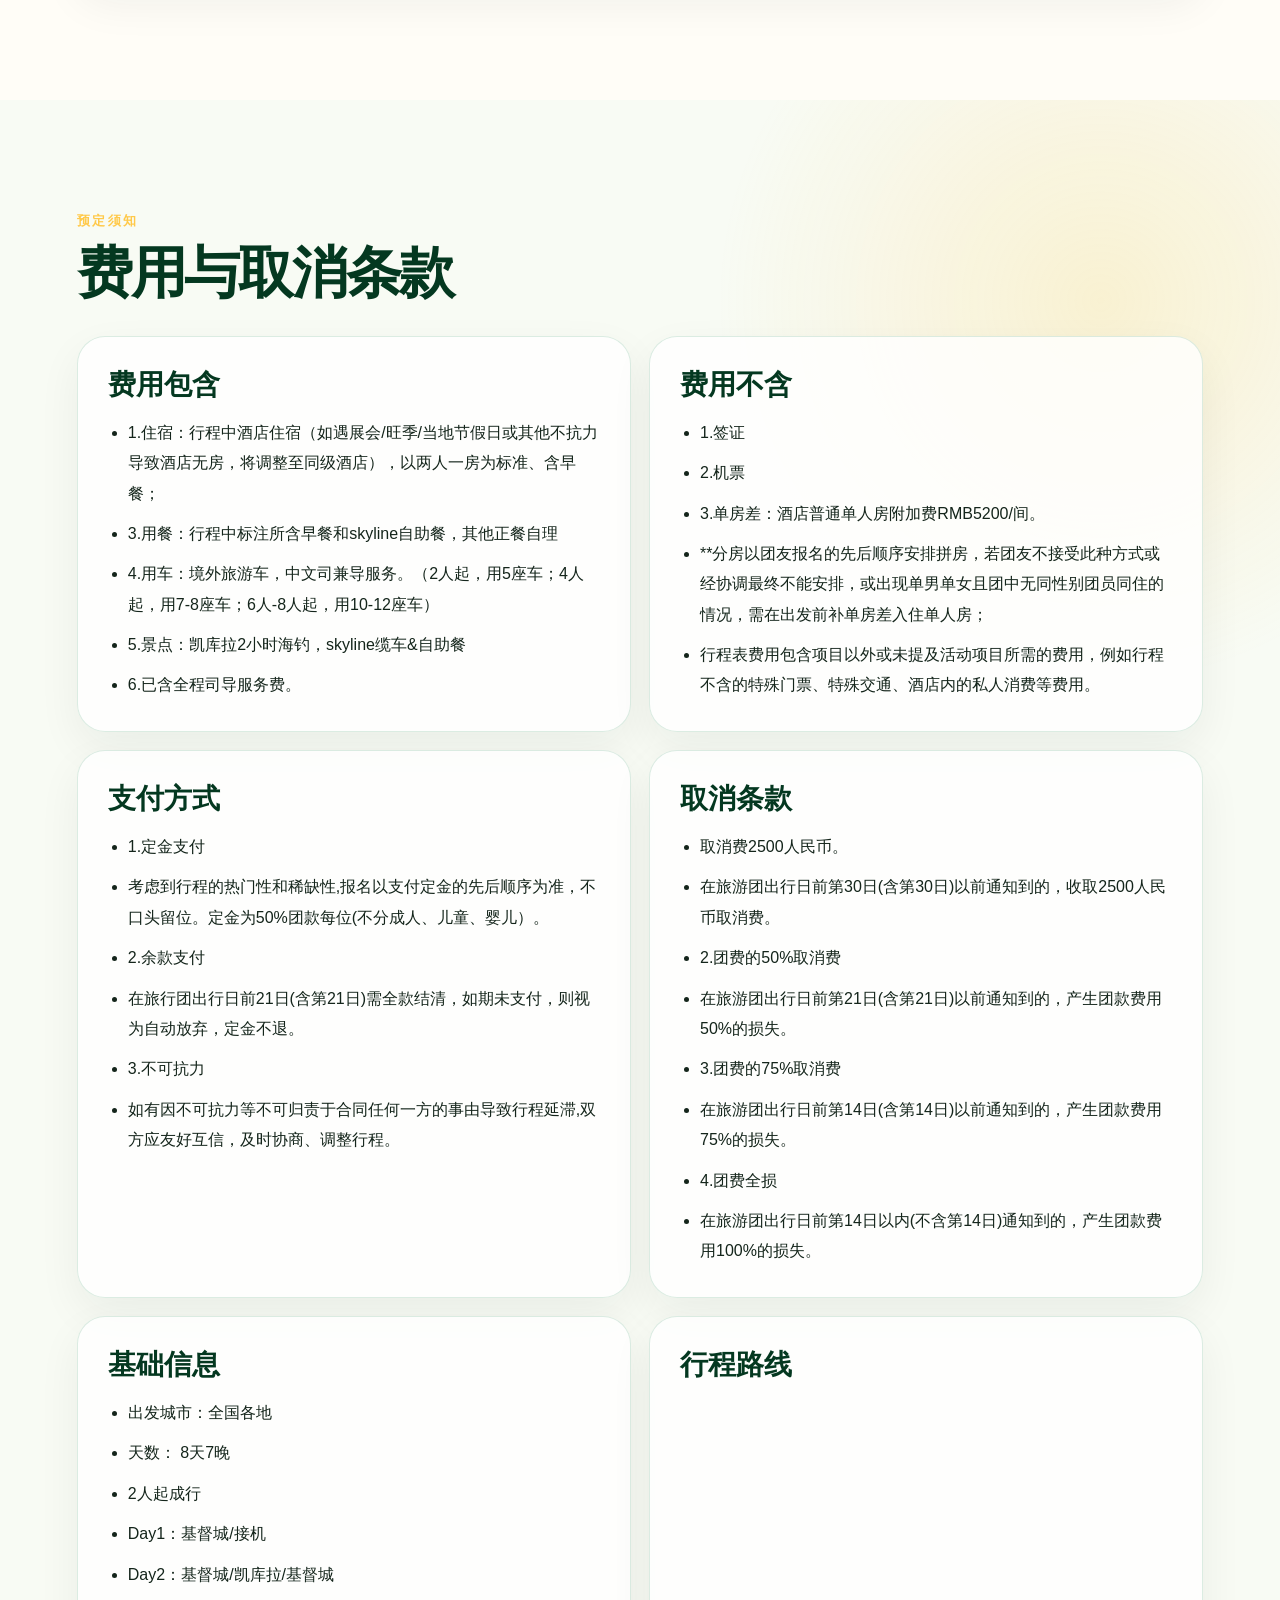
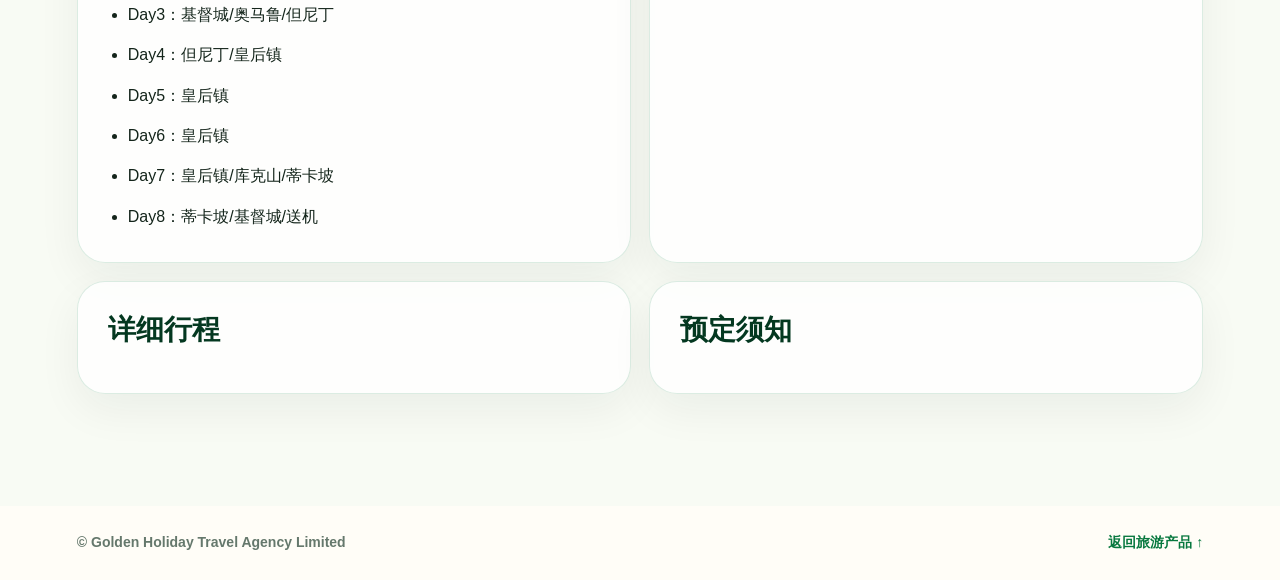
<file: south-island-8-days.html>
<!doctype html>
<html lang="zh-CN">
<head>
  <meta charset="utf-8">
  <meta name="viewport" content="width=device-width, initial-scale=1">
  <title>新西兰南岛深度8天（10-12月初） | Golden Holiday</title>
  <meta name="description" content="基督城、凯库拉、奥马鲁、但尼丁、皇后镇、库克山、蒂卡坡深度路线">
  <link rel="stylesheet" href="styles.css">
</head>
<body class="product-page">
  <header class="site-header product-site-header">
    <a class="brand" href="index.html#top" aria-label="Golden Holiday 首页">
      <img class="brand-logo" src="assets/golden-holiday-logo.png" alt="Golden Holiday 黄金假日 logo">
      <span><strong>黄金假日</strong><small>Golden Holiday</small></span>
    </a>
    <div class="header-actions">
      <nav aria-label="产品详情导航">
        <a href="index.html#products">旅游产品</a>
        <a href="#itinerary">详细行程</a>
        <a href="#booking">预定须知</a>
        <a href="index.html#contact">联系我们</a>
      </nav>
    </div>
  </header>

  <main>
    <section class="product-hero-detail">
      <div class="product-hero-image"><img src="assets/products/moeraki-boulders.jpg" alt="新西兰南岛深度8天（10-12月初）"></div>
      <div class="product-hero-copy">
        <p class="section-label">Golden Holiday Product</p>
        <h1>新西兰南岛深度8天（10-12月初）</h1>
        <p>基督城、凯库拉、奥马鲁、但尼丁、皇后镇、库克山、蒂卡坡深度路线</p>
        <ul class="product-facts"><li>出发城市：全国各地</li>
<li>天数：8天7晚</li>
<li>2人起成行</li>
<li>适合10-12月初出行</li></ul>
        <a class="button primary" href="index.html#contact">咨询此行程</a>
      </div>
    </section>

    <section class="product-route-summary">
      <p class="section-label">行程路线</p>
      <h2>Day1 基督城接机 / Day2 凯库拉海钓 / Day3 奥马鲁与但尼丁 / Day4-6 皇后镇 / Day7 库克山与蒂卡坡 / Day8 基督城送机</h2>
    </section>

    <section class="product-gallery" aria-label="行程图片">
      <img src="assets/products/moeraki-boulders.jpg" alt="新西兰南岛深度8天（10-12月初） 行程图片">
<img src="assets/products/kaikoura-fishing.jpg" alt="新西兰南岛深度8天（10-12月初） 行程图片">
<img src="assets/products/kaikoura-catch.jpg" alt="新西兰南岛深度8天（10-12月初） 行程图片">
<img src="assets/products/kaikoura-lobster.jpg" alt="新西兰南岛深度8天（10-12月初） 行程图片">
    </section>

    <section id="itinerary" class="product-itinerary">
      <div class="section-heading">
        <div>
          <p class="section-label">详细行程</p>
          <h2>每日安排</h2>
        </div>
      </div>
      <div class="day-list">
          <article class="day-card">
            <div class="day-index">第一天</div>
            <div>
              <h3>基督城</h3>
              <div class="day-body"><p class="">导游接机，并送返酒店入住休息</p></div>
              <p class="day-meta">交通：旅游车 住宿：基督城四星酒店或同级 早：× 午：× 晚：×</p>
            </div>
          </article>

          <article class="day-card">
            <div class="day-index">第二天</div>
            <div>
              <h3>基督城 –凯库拉-基督城（单程180KM，2.5小时）此天海钓，捉龙虾</h3>
              <div class="day-body"><p class="bullet">●【梦娜维尔花园】（Mona Vale Garden），也有译为莫纳谷花园，被公认为基督城花园的经典代表，花园面积约5.5公顷，属典型的传统维多利亚式庄园，美丽的雅芳河（Avon river），也有译为艾芬河，纵贯其间，小溪、别墅、草坪、花园和树林，清雅秀丽，小桥流水，芳草如茵，绿柳垂荫，宛若置身英国剑桥的浪漫气氛，俨然理想的童话世界。</p>
<p class="bullet">●【河畔市场】（Riverside Market ）是基督城新晋打卡地，这个位于雅芳河畔的市集，有各种美味小吃，一周七天都营业，是本地人和游客的热门聚集地。雅芳河畔风景优美，迭现英仑风貌。河畔市集旨在恢复基督城市中心的活力，为市民和游客提供一个购物，用餐，休闲的好去处。经历了一百多个概念设计，力求将欧洲传统市场和现代工业融合。</p>
<p class="bullet">●【凯库拉】Kaikoura：风景如画的海滨小镇凯库拉是邂逅海洋生物、海边漫步，开怀大吃龙虾Crayfish 的理想之地。凯库拉是观赏各类野生动物的大本营，也是享用龙虾的天堂。凯库拉拥有壮丽的自然环境，村庄就坐落在凯库拉山脉与太平洋之间。在冬季，山上白雪覆盖，更增奇伟。</p>
<p class="bullet">●参加【凯库拉海钓活动】Kaikoura Fishing，有机会收获龙虾和深海鱼，调皮活泼的野生朦胧海豚(Dusky Dolphin)会在你身边跳跃撒欢，仿佛一伸手就能摸到它们，这里没人会伤害它们，大海就是他们的游乐场。（游玩约2小时）</p>
<p class="">晚上带着满载而归的战利品返回基督城的中餐厅加工，大快朵颐，尽情享用海鲜大餐！</p>
<p class="">返回基督城。</p></div>
              <p class="day-meta">交通：旅游车 住宿：基督城四星酒店或同级 早：√ 午：× 晚：×</p>
            </div>
          </article>

          <article class="day-card">
            <div class="day-index">第三天</div>
            <div>
              <h3>基督城-奥马鲁（252KM，约3.5小时）-但尼丁（114KM，约1.5小时)</h3>
              <div class="day-body"><p class="">早餐后乘车驱车前往奥玛鲁小镇，奥玛鲁是位于东海岸的第二大渔港， 白石小镇坐落在维多利亚老街区中心，充满维多利亚时代风情。</p>
<p class="bullet">●游览【摩拉基大圆石】，那里的海滩上散 布着很多圆形巨石。也有一些大圆石分布在砂岩峭壁的周围，每块巨石都重达数吨，高达两米。 据毛利人传说，几百年前，独木舟阿雷德欧鲁(Araiteuru）在将要在新西兰靠岸时翻船，船上 的很多葫芦被冲上岸，就形成了今天我们看到的大圆石。 对此，科学家的解释是这些大圆石是方解石凝结物，形成于六千五百万年前。电离子周围的碳酸钙晶体逐渐形成大圆石，其过程 与珍珠的形成类似，但要经历四百万年之久。大圆石中的软泥岩在一千五百万年前出现在海底， 海浪和风雨又将它们逐渐挖掘了出来。 步行数分钟穿过再生本土森林，就来到了观景台，可 在此欣赏大圆石的壮观风景。</p>
<p class="">下午抵达【鸬鹚角】：Shag Point，位于新西兰南岛的奥塔哥地区，距离著名的摩拉基巨石不远。这个地方有着厚重的历史，可以追溯到12世纪，最初是毛利猎人的天堂。在Shag Point，恐鸟的化石和原始工具被发现，现在被展出在奥塔哥博物馆。此外，这里还有球形的巨石，虽然没有摩拉基集中，但也是一处独特的自然景观。</p>
<p class="">夜宿但尼丁。</p></div>
              <p class="day-meta">交通：旅行车 住宿：但尼丁四星酒店或同级 早：√ 午：× 晚：×</p>
            </div>
          </article>

          <article class="day-card">
            <div class="day-index">第四天</div>
            <div>
              <h3>但尼丁-皇后镇（279KM，约3.5小时）</h3>
              <div class="day-body"><p class="bullet">●游览但尼丁参观新西兰最古老的【但尼丁火车站】，【奥塔哥大学】，【第一教堂】，市区自由游览观光， 感受小镇的休闲慢节奏和美丽风景，可以饮杯咖啡， 消除长途车后的疲劳。</p>
<p class="bullet">●【鲍德温街】，体验吉尼斯世界记录世界上最陡街道的独特趣味。</p>
<p class="">傍晚抵达被誉为世界级蜜月小镇皇后镇，夜宿皇后镇。</p>
<p class="">早：√ 午：× 晚：×</p></div>
              <p class="day-meta">交通：旅游车 住宿：皇后镇四星酒店或同级</p>
            </div>
          </article>

          <article class="day-card">
            <div class="day-index">第五天</div>
            <div>
              <h3>皇后镇</h3>
              <div class="day-body"><p class="bullet">●游览【箭镇】Arrow Town：英式建筑十分精致，漫步在箭河边,追忆当年数千名中国矿工的艰辛生活――他们居住的简陋小村庄依旧在河边。 白金汉街是这里的主要大街，它反映出了当地人在保存当年繁荣景象方面所作的努力。古老的建筑立于街道两旁, 汇集着各色商店和餐馆。</p>
<p class="bullet">●游览世界上第一个商业蹦极发源地【卡瓦劳大桥 Kawarau Bridge Bungy】。作为蹦极圣地，每年都会有许多游客慕名来到卡瓦劳大桥体验极限运动的刺激。蹦极、滑翔伞、高空秋千应有尽有。不参加极限运动的您也可以免费围观看真正的勇者蹦极，还可以在桥上观赏美景，群山碧水，非常赞！</p>
<p class="bullet">●下午游览皇后镇市区，看流浪艺人弹吉他和钢琴，参观姚晨结婚的教堂，逛逛市区的公园。</p>
<p class="bullet">●【天际缆车Skyline&amp;自助晚餐】Sky line坐落在皇后镇鲍勃峰山上，是南半球最陡的缆车轨道，倾斜度为37.1度，乘坐观光缆车上升至皇后镇最高的观光点（海拔800米）。这里是俯瞰皇后镇市区，瓦卡蒂普湖和远处高山的最佳地点。二楼的观光走廊可以270度俯瞰小镇全景。当晚在天空餐厅享用自助晚餐，可以同时观赏皇后镇的美丽夜景湖景和星空。</p></div>
              <p class="day-meta">交通：旅游车 住宿：皇后镇四星酒店或同级 早：√午：×晚：√skyline自助晚餐</p>
            </div>
          </article>

          <article class="day-card">
            <div class="day-index">第六天</div>
            <div>
              <h3>皇后镇</h3>
              <div class="day-body"><p class="">今天全天安排在皇后镇自由活动。这里是一个既能放松身心，又能挑战极限的绝佳目的地。您可以根据兴趣选择多种体验：前往格林诺奇魔戒小镇，探访《指环王》的拍摄地；或者挑战极限，尝试蹦极、跳伞等让肾上腺素飙升的冒险项目。喜欢悠闲的旅程，您还可以品酒、徒步、乘坐直升机俯瞰美景，甚至只是在街道上随意漫步，感受小镇风情。不妨品尝一下这里闻名的特色大汉堡，为行程增添一份独特的味蕾记忆。</p></div>
              <p class="day-meta">交通：旅游车 住宿：皇后镇四星酒店或同级 早：√午：× 晚：×</p>
            </div>
          </article>

          <article class="day-card">
            <div class="day-index">第七天</div>
            <div>
              <h3>皇后镇-库克山（268KM，约3.5小时）-蒂卡坡（105KM,约1小时15分）</h3>
              <div class="day-body"><p class="">早餐后前往库克山国家公园。</p>
<p class="bullet">●开车全程沿着牛奶湖 【普卡基湖】Lake Pukaki 一路奔向南半球最高峰库克山 （Aoraki)。普卡基湖是呈长条状，是冰川堰塞湖，由于湖中含有大量的超细矿物颗粒，它们悬浮在湖水中反射出奶蓝色的光芒。湖水湛蓝，仿佛牛奶倾泻入蓝色的湖中般。彼得·杰克逊在《霍比特人：史矛革之战》中仿照普卡基湖的景色设计了“长湖镇”，而在完结篇《霍比特人：五军之战》中则使用了真实的普卡基湖作为场景。</p>
<p class="bullet">●【三文鱼养殖场】在新西兰的南阿尔卑斯山(Southern Alps)深处坐落着欧拉奇/库克山(Aoraki/Mount Cook)国家公园。地球上最纯净的淡水，从这片崎岖的高山山脊上顺流而下。冰冷彻骨，川流不息。低温贮存完美锁住新西兰南岛珍馐原汁原味。可于此处享用新鲜三文鱼或三文鱼造的其他食物。</p>
<p class="bullet">●【库克山国家公园.塔斯曼冰湖步道】Mount Cook/Aoraki: 库克山是南半球最高峰，海拔 3754 米。是毛利人心中的神山，有不可侵犯的地位。南起阿瑟隘口，西接迈因岭，正处于南阿尔卑斯山景色最壮观秀丽的中段。我们可以在国家公园内探寻其中的自然奥秘。若天气许,您可自费搭乘直升机前往南太平洋最大的塔斯曼冰河，并停留於冰河上，放眼望去，更是一片银色世界，彷如人间仙境。</p>
<p class="bullet">●【好牧羊人教堂】The Church of the Good Shepherd：观赏经典的基督十字架与背后的蓝湖和库克雪山山脉，看麦肯奇地区的牧羊犬雕像 Sheep dog Statue。11-12月份鲁冰花期，蒂卡普湖周围开满鲁冰花，非常适合拍照。</p>
<p class="">新西兰有 4300 平方公里的区域成立了赫赫有名的“国际黑暗天空保护区”，规模之大在全球名列第一，而他就位于新西兰南岛。蒂卡坡湖的暗天保护区曾被评为“地球上最佳观星场所之一”。</p>
<p class="">早：√午：× 晚：×</p></div>
              <p class="day-meta">交通：旅行车 住宿：特色度假屋或同级</p>
            </div>
          </article>

          <article class="day-card">
            <div class="day-index">第八天</div>
            <div>
              <h3>蒂卡坡-基督城（228KM，约3小时）-全国各地</h3>
              <div class="day-body"><p class="">（请自行预订傍晚后起飞的航班）</p>
<p class="bullet">●【纸板教堂】 在2011年基督城地震中，著名的基督城大教堂（Christchurch Cathedral Square）遭到了很大的损害，至今未完全修复，所以当地政府绝对在市区内重新修建一座临时性教堂。考虑到基督城位于地震易发地区，教堂使用轻质纸制板材作为主材，风格独特，环保安全，因此从一个临时性的过渡教堂，成为了一个世界闻名的建筑，也是当地居民用心打造的与上帝沟通的场所。。</p>
<p class="bullet">●【海格力公园】Hagley Park。每到春秋两季，全城花卉颜色丰富多彩，春天落英缤纷，有樱花瓣飘在公园里，秋天叠翠流金，交相辉映。伴着缓缓穿园而过的雅芳河 Avon River ，景色宜人，气氛甚好。</p>
<p class="bullet">●前往机场送机。</p>
<p class="">***注:公司保留对上述行程的最终解释权，请以出发前确认行程为准，本公司有权对上述行程次序、景点、航班及住宿地点作临时修改、变动或更换，不再做预先通知，敬请谅解！***</p></div>
              <p class="day-meta">交通：旅行车+飞机 住宿： 宿机上 早：√ 午：×晚：×</p>
            </div>
          </article>
      </div>
    </section>

    <section id="booking" class="product-policies">
      <div class="section-heading">
        <div>
          <p class="section-label">预定须知</p>
          <h2>费用与取消条款</h2>
        </div>
      </div>
      <div class="policy-grid">
          <section class="policy-block">
            <h3>费用包含</h3>
            <ul><li>1.住宿：行程中酒店住宿（如遇展会/旺季/当地节假日或其他不抗力导致酒店无房，将调整至同级酒店），以两人一房为标准、含早餐；</li>
<li>3.用餐：行程中标注所含早餐和skyline自助餐，其他正餐自理</li>
<li>4.用车：境外旅游车，中文司兼导服务。（2人起，用5座车；4人起，用7-8座车；6人-8人起，用10-12座车）</li>
<li>5.景点：凯库拉2小时海钓，skyline缆车&amp;自助餐</li>
<li>6.已含全程司导服务费。</li></ul>
          </section>

          <section class="policy-block">
            <h3>费用不含</h3>
            <ul><li>1.签证</li>
<li>2.机票</li>
<li>3.单房差：酒店普通单人房附加费RMB5200/间。</li>
<li>**分房以团友报名的先后顺序安排拼房，若团友不接受此种方式或经协调最终不能安排，或出现单男单女且团中无同性别团员同住的情况，需在出发前补单房差入住单人房；</li>
<li>行程表费用包含项目以外或未提及活动项目所需的费用，例如行程不含的特殊门票、特殊交通、酒店内的私人消费等费用。</li></ul>
          </section>

          <section class="policy-block">
            <h3>支付方式</h3>
            <ul><li>1.定金支付</li>
<li>考虑到行程的热门性和稀缺性,报名以支付定金的先后顺序为准，不口头留位。定金为50%团款每位(不分成人、儿童、婴儿）。</li>
<li>2.余款支付</li>
<li>在旅行团出行日前21日(含第21日)需全款结清，如期未支付，则视为自动放弃，定金不退。</li>
<li>3.不可抗力</li>
<li>如有因不可抗力等不可归责于合同任何一方的事由导致行程延滞,双方应友好互信，及时协商、调整行程。</li></ul>
          </section>

          <section class="policy-block">
            <h3>取消条款</h3>
            <ul><li>取消费2500人民币。</li>
<li>在旅游团出行日前第30日(含第30日)以前通知到的，收取2500人民币取消费。</li>
<li>2.团费的50%取消费</li>
<li>在旅游团出行日前第21日(含第21日)以前通知到的，产生团款费用50%的损失。</li>
<li>3.团费的75%取消费</li>
<li>在旅游团出行日前第14日(含第14日)以前通知到的，产生团款费用75%的损失。</li>
<li>4.团费全损</li>
<li>在旅游团出行日前第14日以内(不含第14日)通知到的，产生团款费用100%的损失。</li></ul>
          </section>

          <section class="policy-block">
            <h3>基础信息</h3>
            <ul><li>出发城市：全国各地</li>
<li>天数： 8天7晚</li>
<li>2人起成行</li>
<li>Day1：基督城/接机</li>
<li>Day2：基督城/凯库拉/基督城</li>
<li>Day3：基督城/奥马鲁/但尼丁</li>
<li>Day4：但尼丁/皇后镇</li>
<li>Day5：皇后镇</li>
<li>Day6：皇后镇</li>
<li>Day7：皇后镇/库克山/蒂卡坡</li>
<li>Day8：蒂卡坡/基督城/送机</li></ul>
          </section>

          <section class="policy-block">
            <h3>行程路线</h3>
            <ul></ul>
          </section>

          <section class="policy-block">
            <h3>详细行程</h3>
            <ul></ul>
          </section>

          <section class="policy-block">
            <h3>预定须知</h3>
            <ul></ul>
          </section>
      </div>
    </section>
  </main>

  <footer class="site-footer">
    <span>© Golden Holiday Travel Agency Limited</span>
    <a href="index.html#products">返回旅游产品 ↑</a>
  </footer>
</body>
</html>
</file>
<file: styles.css>
:root {
  --green: #08783f;
  --green-deep: #043820;
  --green-dark: #062a1c;
  --green-soft: #eef8ef;
  --gold: #ffc94a;
  --gold-deep: #dc8c00;
  --cream: #fff8e8;
  --ink: #14251b;
  --muted: #65786c;
  --line: rgba(8, 120, 63, 0.14);
  --paper: #fffdf7;
  --white: #ffffff;
  --shadow: 0 24px 80px rgba(7, 42, 28, 0.14);
  --shadow-strong: 0 30px 100px rgba(2, 34, 20, 0.28);
  --hero-image: url("https://images.unsplash.com/photo-1507699622108-4be3abd695ad?auto=format&fit=crop&w=2400&q=88");
  --hero-card-image: url("https://images.unsplash.com/photo-1465056836041-7f43ac27dcb5?auto=format&fit=crop&w=900&q=86");
}

* {
  box-sizing: border-box;
}

html {
  scroll-behavior: smooth;
}

body {
  margin: 0;
  color: var(--ink);
  font-family: Inter, Arial, "PingFang SC", "Microsoft YaHei", sans-serif;
  background:
    radial-gradient(circle at top left, rgba(255, 201, 74, 0.22), transparent 34rem),
    linear-gradient(180deg, #fffdf7 0%, #f7fbf4 46%, #fffdf7 100%);
  overflow-x: hidden;
}

body::selection {
  color: var(--green-deep);
  background: var(--gold);
}

a {
  color: inherit;
  text-decoration: none;
}

img {
  display: block;
  max-width: 100%;
}

.ambient {
  position: fixed;
  z-index: -1;
  width: 34vw;
  aspect-ratio: 1;
  border-radius: 999px;
  filter: blur(70px);
  opacity: 0.35;
  pointer-events: none;
}

.ambient-one {
  top: 12%;
  left: -12%;
  background: var(--gold);
}

.ambient-two {
  right: -14%;
  bottom: 8%;
  background: #74d99b;
}

.site-header {
  position: fixed;
  top: 16px;
  left: 50%;
  z-index: 20;
  width: min(1180px, calc(100% - 32px));
  transform: translateX(-50%);
  display: flex;
  align-items: center;
  justify-content: space-between;
  gap: 24px;
  padding: 10px 12px 10px 16px;
  background: rgba(255, 255, 255, 0.78);
  border: 1px solid rgba(255, 255, 255, 0.82);
  border-radius: 999px;
  box-shadow: 0 16px 54px rgba(4, 56, 32, 0.14);
  backdrop-filter: blur(20px) saturate(150%);
}

.brand {
  display: flex;
  align-items: center;
  gap: 12px;
  min-width: 0;
}

.brand strong {
  display: block;
  color: var(--green-deep);
  font-size: 19px;
  line-height: 1;
  white-space: nowrap;
}

.brand small {
  display: block;
  margin-top: 5px;
  color: var(--gold-deep);
  font-size: 10px;
  font-weight: 900;
  letter-spacing: 2.8px;
  text-transform: uppercase;
}

.brand-logo {
  width: 58px;
  height: 58px;
  flex: 0 0 auto;
  object-fit: contain;
  border-radius: 999px;
  background: #fff;
  box-shadow: 0 10px 30px rgba(4, 56, 32, 0.12);
}

.header-actions {
  display: flex;
  align-items: center;
  gap: 10px;
  min-width: 0;
}

nav {
  display: flex;
  align-items: center;
  gap: 6px;
  color: var(--green-deep);
  font-size: 14px;
  font-weight: 800;
}

nav a {
  padding: 12px 16px;
  border-radius: 999px;
  transition: 0.25s ease;
}

nav a:hover {
  color: var(--green);
  background: rgba(8, 120, 63, 0.09);
}

.language-toggle {
  display: inline-flex;
  align-items: center;
  justify-content: center;
  gap: 5px;
  min-height: 42px;
  padding: 0 14px;
  color: var(--green-deep);
  font: inherit;
  font-size: 13px;
  font-weight: 950;
  letter-spacing: 0.02em;
  border: 1px solid rgba(8, 120, 63, 0.14);
  border-radius: 999px;
  background: linear-gradient(135deg, rgba(255, 255, 255, 0.9), rgba(255, 201, 74, 0.22));
  box-shadow: 0 10px 26px rgba(7, 42, 28, 0.08);
  cursor: pointer;
  white-space: nowrap;
  transition: transform 0.25s ease, border-color 0.25s ease, background 0.25s ease;
}

.language-toggle:hover {
  transform: translateY(-1px);
  border-color: rgba(255, 201, 74, 0.62);
  background: linear-gradient(135deg, #fff, rgba(255, 201, 74, 0.36));
}

.hero {
  position: relative;
  min-height: 100svh;
  display: grid;
  grid-template-columns: minmax(0, 1fr) minmax(280px, 420px);
  align-items: end;
  gap: clamp(24px, 4vw, 56px);
  padding: 150px clamp(20px, 6vw, 82px) 70px;
  overflow: hidden;
  isolation: isolate;
}

.hero-media {
  position: absolute;
  inset: 0;
  z-index: -3;
  background:
    linear-gradient(90deg, rgba(3, 42, 24, 0.9), rgba(3, 42, 24, 0.56) 42%, rgba(3, 42, 24, 0.16)),
    linear-gradient(180deg, rgba(3, 42, 24, 0.12), rgba(3, 42, 24, 0.72)),
    var(--hero-image) center / cover;
  transform: scale(1.03);
  animation: slowZoom 18s ease-in-out infinite alternate;
}

.hero::after {
  content: "";
  position: absolute;
  inset: auto 0 -1px;
  height: 210px;
  z-index: -1;
  background: linear-gradient(0deg, var(--paper), transparent);
}

.hero-orbit {
  position: absolute;
  right: clamp(40px, 9vw, 140px);
  top: 22%;
  width: min(42vw, 520px);
  aspect-ratio: 1;
  z-index: -2;
  border: 1px solid rgba(255, 255, 255, 0.22);
  border-radius: 50%;
  animation: float 8s ease-in-out infinite;
}

.hero-orbit::before,
.hero-orbit::after {
  content: "";
  position: absolute;
  border-radius: inherit;
}

.hero-orbit::before {
  inset: 13%;
  border: 1px dashed rgba(255, 201, 74, 0.42);
}

.hero-orbit::after {
  width: 14px;
  height: 14px;
  top: 12%;
  right: 18%;
  background: var(--gold);
  box-shadow: 0 0 36px var(--gold);
}

.hero-copy {
  position: relative;
  max-width: 820px;
  color: #fff;
  animation: riseIn 0.8s ease both;
}

.eyebrow,
.section-label,
.card-kicker {
  margin: 0 0 14px;
  color: var(--gold);
  font-size: 13px;
  font-weight: 900;
  letter-spacing: 2.4px;
  text-transform: uppercase;
}

h1,
h2,
h3,
p {
  margin-top: 0;
}

h1 {
  max-width: 760px;
  margin-bottom: 20px;
  font-size: clamp(46px, 8vw, 108px);
  line-height: 0.88;
  letter-spacing: -0.07em;
  text-wrap: balance;
}

.lead {
  max-width: 680px;
  margin-bottom: 32px;
  color: rgba(255, 255, 255, 0.86);
  font-size: clamp(20px, 2.4vw, 30px);
  line-height: 1.45;
}

.hero-actions {
  display: flex;
  flex-wrap: wrap;
  gap: 14px;
}

.button {
  position: relative;
  display: inline-flex;
  align-items: center;
  justify-content: center;
  min-height: 52px;
  padding: 0 24px;
  border-radius: 999px;
  font-weight: 900;
  overflow: hidden;
  transition: transform 0.25s ease, box-shadow 0.25s ease, background 0.25s ease;
}

.button:hover {
  transform: translateY(-2px);
}

.button.primary {
  color: #173225;
  background: linear-gradient(135deg, #ffe08a, var(--gold) 54%, #f3a500);
  box-shadow: 0 16px 42px rgba(255, 185, 44, 0.34);
}

.button.ghost {
  color: #fff;
  border: 1px solid rgba(255, 255, 255, 0.58);
  background: rgba(255, 255, 255, 0.08);
  backdrop-filter: blur(14px);
}

.button.ghost:hover {
  background: rgba(255, 255, 255, 0.16);
}

.hero-stats {
  display: grid;
  grid-template-columns: repeat(3, minmax(0, 1fr));
  gap: 10px;
  max-width: 640px;
  margin-top: 34px;
}

.hero-stats div {
  padding: 16px;
  border: 1px solid rgba(255, 255, 255, 0.16);
  border-radius: 22px;
  background: rgba(255, 255, 255, 0.1);
  backdrop-filter: blur(18px);
}

.hero-stats strong {
  display: block;
  color: var(--gold);
  font-size: clamp(24px, 3vw, 38px);
  line-height: 1;
}

.hero-stats span {
  display: block;
  margin-top: 8px;
  color: rgba(255, 255, 255, 0.76);
  font-size: 13px;
  font-weight: 700;
}

.glass-card {
  position: relative;
  border: 1px solid rgba(255, 255, 255, 0.26);
  background: linear-gradient(145deg, rgba(255, 255, 255, 0.2), rgba(255, 255, 255, 0.08));
  box-shadow: var(--shadow-strong);
  backdrop-filter: blur(24px) saturate(140%);
}

.hero-card {
  align-self: end;
  margin-bottom: 22px;
  padding: 28px;
  border-radius: 32px;
  color: #fff;
  animation: riseIn 0.9s 0.16s ease both;
}

.hero-card::before {
  content: "";
  display: block;
  height: 180px;
  margin-bottom: 24px;
  border-radius: 24px;
  background:
    linear-gradient(180deg, transparent, rgba(3, 42, 24, 0.66)),
    var(--hero-card-image) center / cover;
}

.hero-card h2 {
  margin-bottom: 12px;
  color: #fff;
  font-size: 28px;
  line-height: 1.05;
}

.hero-card p {
  margin-bottom: 0;
  color: rgba(255, 255, 255, 0.76);
  line-height: 1.75;
}

.intro,
.feature-band,
.services,
.process,
.contact,
.products,
.product-route-summary,
.product-gallery,
.product-itinerary,
.product-policies,
.showcase,
.site-footer {
  padding-inline: clamp(20px, 6vw, 82px);
}

.intro,
.feature-band,
.products,
.product-route-summary,
.product-itinerary,
.product-policies,
.services,
.process,
.contact {
  padding-block: clamp(66px, 9vw, 112px);
}

.intro {
  display: grid;
  grid-template-columns: minmax(260px, 0.9fr) minmax(280px, 1.1fr);
  gap: clamp(28px, 6vw, 86px);
  align-items: start;
}

h2 {
  margin-bottom: 0;
  color: var(--green-deep);
  font-size: clamp(32px, 4.4vw, 62px);
  line-height: 1.02;
  letter-spacing: -0.04em;
  text-wrap: balance;
}

.intro-copy p,
.contact p {
  color: var(--muted);
  font-size: 18px;
  line-height: 1.9;
}

.trust-strip {
  display: flex;
  flex-wrap: wrap;
  gap: 10px;
  margin-top: 26px;
}

.trust-strip span {
  padding: 10px 14px;
  color: var(--green-deep);
  font-size: 13px;
  font-weight: 900;
  border: 1px solid var(--line);
  border-radius: 999px;
  background: rgba(255, 255, 255, 0.74);
  box-shadow: 0 10px 26px rgba(7, 42, 28, 0.06);
}

.showcase {
  display: grid;
  grid-template-columns: 1.35fr 0.8fr 0.8fr;
  gap: 18px;
  padding-bottom: clamp(66px, 8vw, 100px);
}

.showcase-card {
  position: relative;
  min-height: 360px;
  border-radius: 34px;
  overflow: hidden;
  box-shadow: var(--shadow);
  isolation: isolate;
}

.showcase-card.large {
  min-height: 460px;
}

.showcase-card img {
  width: 100%;
  height: 100%;
  object-fit: cover;
  transition: transform 0.7s ease;
}

.showcase-card::after {
  content: "";
  position: absolute;
  inset: 0;
  z-index: 1;
  background: linear-gradient(180deg, transparent 30%, rgba(3, 42, 24, 0.78));
}

.showcase-card:hover img {
  transform: scale(1.08);
}

.showcase-card div {
  position: absolute;
  left: 24px;
  right: 24px;
  bottom: 24px;
  z-index: 2;
  color: #fff;
}

.showcase-card span {
  color: var(--gold);
  font-size: 12px;
  font-weight: 900;
  letter-spacing: 2px;
  text-transform: uppercase;
}

.showcase-card h3 {
  margin: 8px 0 0;
  font-size: clamp(24px, 3vw, 38px);
  line-height: 1.05;
}

.products {
  background:
    radial-gradient(circle at 10% 0%, rgba(255, 201, 74, 0.18), transparent 24rem),
    var(--paper);
}

.section-note {
  max-width: 440px;
  margin: 0;
  color: var(--muted);
  font-size: 16px;
  line-height: 1.8;
}

.product-grid {
  display: grid;
  grid-template-columns: repeat(2, minmax(0, 1fr));
  gap: 22px;
}

.product-card {
  display: grid;
  grid-template-columns: minmax(180px, 0.9fr) minmax(0, 1.1fr);
  min-height: 360px;
  border: 1px solid rgba(8, 120, 63, 0.12);
  border-radius: 30px;
  background: rgba(255, 255, 255, 0.78);
  box-shadow: 0 18px 54px rgba(7, 42, 28, 0.08);
  overflow: hidden;
}

.product-card img {
  width: 100%;
  height: 100%;
  object-fit: cover;
}

.product-card div {
  display: flex;
  flex-direction: column;
  padding: clamp(24px, 3vw, 34px);
}

.product-card span {
  color: var(--gold-deep);
  font-size: 13px;
  font-weight: 950;
  letter-spacing: 1.2px;
  text-transform: uppercase;
}

.product-card h3 {
  margin: 22px 0 14px;
  color: var(--green-deep);
  font-size: clamp(23px, 2.5vw, 34px);
  line-height: 1.12;
}

.product-card p {
  color: var(--muted);
  line-height: 1.85;
}

.product-card a {
  margin-top: auto;
  color: var(--green);
  font-weight: 950;
}

.product-card a::after {
  content: " →";
}

.feature-band {
  position: relative;
  background:
    radial-gradient(circle at 85% 0%, rgba(255, 201, 74, 0.28), transparent 25rem),
    linear-gradient(180deg, #eef8ef, #f8fbf4);
}

.section-heading {
  display: flex;
  justify-content: space-between;
  align-items: end;
  gap: 24px;
  margin-bottom: 34px;
}

.route-grid {
  display: grid;
  grid-template-columns: repeat(4, minmax(0, 1fr));
  gap: 18px;
}

.route-card {
  position: relative;
  min-height: 330px;
  display: flex;
  flex-direction: column;
  padding: 26px;
  border: 1px solid rgba(255, 255, 255, 0.85);
  border-radius: 30px;
  background: rgba(255, 255, 255, 0.72);
  box-shadow: 0 18px 50px rgba(7, 42, 28, 0.08);
  overflow: hidden;
  transition: transform 0.28s ease, box-shadow 0.28s ease, border-color 0.28s ease;
}

.route-card::before {
  content: "";
  position: absolute;
  inset: 0;
  opacity: 0;
  background: linear-gradient(145deg, rgba(8, 120, 63, 0.1), rgba(255, 201, 74, 0.18));
  transition: opacity 0.28s ease;
}

.route-card:hover {
  transform: translateY(-8px);
  border-color: rgba(255, 201, 74, 0.62);
  box-shadow: 0 28px 70px rgba(7, 42, 28, 0.14);
}

.route-card:hover::before {
  opacity: 1;
}

.route-card > * {
  position: relative;
}

.route-card span {
  display: inline-grid;
  place-items: center;
  width: 46px;
  height: 46px;
  margin-bottom: auto;
  color: var(--green-deep);
  font-weight: 950;
  border-radius: 50%;
  background: linear-gradient(135deg, #fff7d9, var(--gold));
}

.route-card h3,
.service-list h3 {
  margin-top: 42px;
  color: var(--green-deep);
  font-size: 23px;
  line-height: 1.18;
}

.route-card p,
.service-list p,
.process span {
  color: var(--muted);
  line-height: 1.75;
}

.route-card a {
  margin-top: auto;
  color: var(--green);
  font-size: 14px;
  font-weight: 900;
}

.route-card a::after {
  content: " →";
}

.services {
  position: relative;
}

.service-list {
  display: grid;
  grid-template-columns: repeat(3, minmax(0, 1fr));
  gap: 18px;
}

.service-list > div {
  padding: 30px;
  border: 1px solid var(--line);
  border-radius: 30px;
  background: rgba(255, 255, 255, 0.72);
  box-shadow: 0 18px 50px rgba(7, 42, 28, 0.07);
}

.service-list span {
  color: var(--gold-deep);
  font-size: 13px;
  font-weight: 950;
  letter-spacing: 2px;
}

.service-list h3 {
  margin-top: 26px;
}

.process {
  display: grid;
  grid-template-columns: 0.8fr 1.2fr;
  gap: clamp(28px, 6vw, 86px);
  background:
    linear-gradient(135deg, rgba(4, 56, 32, 0.04), rgba(255, 201, 74, 0.14)),
    #f9fbf6;
}

.process-copy {
  position: sticky;
  top: 130px;
  align-self: start;
}

.process ol {
  display: grid;
  gap: 16px;
  margin: 0;
  padding: 0;
  list-style: none;
  counter-reset: steps;
}

.process li {
  position: relative;
  display: grid;
  grid-template-columns: 64px minmax(0, 1fr);
  align-items: start;
  gap: 22px;
  padding: clamp(22px, 3vw, 30px);
  border: 1px solid rgba(8, 120, 63, 0.12);
  border-radius: 28px;
  background: rgba(255, 255, 255, 0.68);
  box-shadow: 0 16px 42px rgba(7, 42, 28, 0.07);
  counter-increment: steps;
}


.process li > div {
  min-width: 0;
}

.process li::before {
  content: "0" counter(steps);
  display: grid;
  place-items: center;
  width: 56px;
  height: 56px;
  color: var(--green-deep);
  font-weight: 950;
  border-radius: 20px;
  background: linear-gradient(135deg, var(--gold), #fff1b4);
}

.process strong {
  display: block;
  color: var(--green);
  font-size: clamp(20px, 2vw, 24px);
  line-height: 1.3;
}

.process span {
  display: block;
  max-width: 62ch;
  margin-top: 10px;
  font-size: 16px;
  line-height: 1.9;
  overflow-wrap: anywhere;
  word-break: normal;
  text-wrap: pretty;
}

.contact {
  position: relative;
  display: grid;
  grid-template-columns: 1fr minmax(300px, 450px);
  gap: clamp(28px, 6vw, 86px);
  align-items: center;
  color: #fff;
  background:
    radial-gradient(circle at 20% 20%, rgba(255, 201, 74, 0.34), transparent 24rem),
    linear-gradient(120deg, var(--green-dark), var(--green-deep) 52%, var(--green));
  overflow: hidden;
}

.contact::after {
  content: "";
  position: absolute;
  right: -120px;
  bottom: -160px;
  width: 420px;
  aspect-ratio: 1;
  border: 1px solid rgba(255, 255, 255, 0.16);
  border-radius: 50%;
}

.contact > * {
  position: relative;
  z-index: 1;
}

.contact h2,
.contact .section-label {
  color: #fff;
}

.contact p {
  max-width: 760px;
  color: rgba(255, 255, 255, 0.8);
}

.contact-panel {
  padding: 30px;
  border-radius: 34px;
  background: rgba(255, 255, 255, 0.12);
  border: 1px solid rgba(255, 255, 255, 0.26);
  box-shadow: var(--shadow-strong);
  backdrop-filter: blur(24px);
}

.contact-panel p,
.contact-panel a,
.contact-panel span {
  display: block;
  margin-bottom: 14px;
  color: #fff;
  line-height: 1.5;
}

.contact-panel a:not(.button) {
  font-size: 18px;
  font-weight: 900;
}

.contact-button {
  width: 100%;
  margin: 24px 0 0;
}

.site-footer {
  display: flex;
  justify-content: space-between;
  gap: 20px;
  padding-block: 28px;
  color: var(--muted);
  font-size: 14px;
  font-weight: 700;
  background: var(--paper);
}

.site-footer a {
  color: var(--green);
}

.product-page {
  background: #fffdf7;
}

.product-site-header {
  position: sticky;
  transform: none;
  left: auto;
  margin: 16px auto 0;
}

.product-hero-detail {
  display: grid;
  grid-template-columns: minmax(300px, 0.9fr) minmax(320px, 1.1fr);
  gap: clamp(28px, 6vw, 76px);
  align-items: center;
  padding: 66px clamp(20px, 6vw, 82px) clamp(62px, 8vw, 96px);
}

.product-hero-image {
  min-height: clamp(360px, 48vw, 620px);
  border-radius: 34px;
  overflow: hidden;
  box-shadow: var(--shadow);
}

.product-hero-image img {
  width: 100%;
  height: 100%;
  object-fit: cover;
}

.product-hero-copy h1 {
  max-width: 980px;
  color: var(--green-deep);
  font-size: clamp(38px, 5vw, 74px);
  line-height: 1;
  letter-spacing: -0.045em;
}

.product-hero-copy p {
  color: var(--muted);
  font-size: clamp(18px, 2vw, 24px);
  line-height: 1.75;
}

.product-facts {
  display: flex;
  flex-wrap: wrap;
  gap: 10px;
  margin: 28px 0;
  padding: 0;
  list-style: none;
}

.product-facts li {
  padding: 10px 14px;
  color: var(--green-deep);
  font-size: 14px;
  font-weight: 900;
  border: 1px solid var(--line);
  border-radius: 999px;
  background: #fff;
}

.product-route-summary {
  background:
    linear-gradient(135deg, rgba(8, 120, 63, 0.08), rgba(255, 201, 74, 0.16)),
    #f7fbf4;
}

.product-route-summary h2 {
  max-width: 1120px;
  font-size: clamp(28px, 3.4vw, 48px);
  line-height: 1.25;
}

.product-gallery {
  display: grid;
  grid-template-columns: 1.2fr repeat(3, minmax(0, 0.8fr));
  gap: 16px;
  padding-block: clamp(46px, 6vw, 72px);
}

.product-gallery img {
  width: 100%;
  height: clamp(230px, 24vw, 360px);
  object-fit: cover;
  border-radius: 26px;
  box-shadow: 0 14px 40px rgba(7, 42, 28, 0.08);
  background: #eef8ef;
}

.product-gallery img:first-child {
  grid-row: span 2;
  height: 100%;
  min-height: clamp(480px, 48vw, 736px);
}

.product-itinerary {
  background: var(--paper);
}

.day-list {
  display: grid;
  gap: 18px;
}

.day-card {
  display: grid;
  grid-template-columns: 118px minmax(0, 1fr);
  gap: clamp(18px, 3vw, 34px);
  padding: clamp(22px, 3vw, 34px);
  border: 1px solid var(--line);
  border-radius: 28px;
  background: rgba(255, 255, 255, 0.82);
  box-shadow: 0 16px 44px rgba(7, 42, 28, 0.06);
}

.day-index {
  display: grid;
  place-items: center;
  align-self: start;
  min-height: 70px;
  padding: 14px;
  color: var(--green-deep);
  font-weight: 950;
  border-radius: 22px;
  background: linear-gradient(135deg, #fff2bd, var(--gold));
}

.day-card h3,
.policy-block h3 {
  margin: 0 0 16px;
  color: var(--green-deep);
  font-size: clamp(22px, 2.2vw, 30px);
  line-height: 1.25;
}

.day-body p,
.policy-block li {
  color: var(--ink);
  font-size: 16px;
  line-height: 1.9;
  overflow-wrap: anywhere;
}

.day-body p {
  margin-bottom: 12px;
}

.day-body .bullet {
  padding-left: 1.2em;
  text-indent: -1.2em;
}

.day-meta {
  margin: 18px 0 0;
  padding: 14px 16px;
  color: var(--green-deep);
  font-weight: 850;
  line-height: 1.7;
  border-radius: 18px;
  background: var(--green-soft);
}

.product-policies {
  background:
    radial-gradient(circle at 86% 10%, rgba(255, 201, 74, 0.2), transparent 24rem),
    #f8fbf4;
}

.policy-grid {
  display: grid;
  grid-template-columns: repeat(2, minmax(0, 1fr));
  gap: 18px;
}

.policy-block {
  padding: clamp(22px, 3vw, 30px);
  border: 1px solid var(--line);
  border-radius: 28px;
  background: rgba(255, 255, 255, 0.8);
  box-shadow: 0 16px 44px rgba(7, 42, 28, 0.06);
}

.policy-block ul {
  display: grid;
  gap: 10px;
  margin: 0;
  padding-left: 20px;
}

@keyframes slowZoom {
  from { transform: scale(1.03); }
  to { transform: scale(1.1); }
}

@keyframes float {
  0%, 100% { transform: translate3d(0, 0, 0) rotate(0deg); }
  50% { transform: translate3d(-16px, 18px, 0) rotate(8deg); }
}

@keyframes riseIn {
  from {
    opacity: 0;
    transform: translateY(22px);
  }
  to {
    opacity: 1;
    transform: translateY(0);
  }
}

@media (prefers-reduced-motion: reduce) {
  *,
  *::before,
  *::after {
    scroll-behavior: auto !important;
    animation-duration: 0.01ms !important;
    animation-iteration-count: 1 !important;
    transition-duration: 0.01ms !important;
  }
}

@media (max-width: 1060px) {
  .hero {
    grid-template-columns: 1fr;
  }

  .hero-card {
    max-width: 560px;
    margin-bottom: 0;
  }

  .route-grid {
    grid-template-columns: repeat(2, minmax(0, 1fr));
  }

  .product-grid,
  .product-hero-detail,
  .policy-grid {
    grid-template-columns: 1fr;
  }

  .product-card {
    grid-template-columns: 1fr;
  }

  .product-card img {
    height: 320px;
  }

  .product-gallery {
    grid-template-columns: repeat(2, minmax(0, 1fr));
  }

  .showcase {
    grid-template-columns: 1fr 1fr;
  }

  .showcase-card.large {
    grid-column: 1 / -1;
  }
}

@media (max-width: 900px) {
  .site-header {
    align-items: flex-start;
    border-radius: 32px;
  }

  .header-actions {
    flex-wrap: wrap;
    justify-content: flex-end;
  }

  nav {
    flex-wrap: wrap;
    justify-content: flex-end;
    font-size: 13px;
  }

  nav a {
    padding: 10px 12px;
  }

  .intro,
  .process,
  .contact {
    grid-template-columns: 1fr;
  }

  .process-copy {
    position: static;
  }

  .service-list {
    grid-template-columns: 1fr;
  }
}

@media (max-width: 640px) {
  .site-header {
    position: absolute;
    top: 12px;
    width: calc(100% - 24px);
    flex-direction: column;
    align-items: stretch;
    padding: 12px;
  }

  .brand-logo {
    width: 52px;
    height: 52px;
  }

  .header-actions {
    width: 100%;
    align-items: stretch;
    gap: 8px;
  }

  nav {
    flex: 1 1 100%;
    justify-content: space-between;
    gap: 4px;
  }

  nav a {
    padding: 9px 8px;
  }

  .language-toggle {
    flex: 1 1 100%;
    min-height: 40px;
  }

  .hero {
    min-height: auto;
    padding: 190px 20px 56px;
  }

  h1 {
    letter-spacing: -0.055em;
  }

  .hero-stats,
  .route-grid,
  .product-grid,
  .product-gallery,
  .showcase {
    grid-template-columns: 1fr;
  }

  .product-hero-detail {
    padding-top: 34px;
  }

  .product-hero-image {
    min-height: 320px;
  }

  .product-gallery img,
  .product-gallery img:first-child {
    height: 320px;
    min-height: 0;
  }

  .hero-card::before {
    height: 150px;
  }

  .showcase-card,
  .showcase-card.large {
    min-height: 310px;
  }

  .section-heading {
    display: block;
  }

  .route-card {
    min-height: 280px;
  }

  .process li {
    grid-template-columns: 56px minmax(0, 1fr);
    gap: 16px;
  }

  .day-card {
    grid-template-columns: 1fr;
  }

  .day-index {
    justify-self: start;
  }

  .process li::before {
    width: 50px;
    height: 50px;
    border-radius: 18px;
  }

  .site-footer {
    flex-direction: column;
  }
}

@media (max-width: 430px) {
  .process li {
    grid-template-columns: 1fr;
  }

  .process span {
    font-size: 15px;
    line-height: 1.85;
  }
}

.cms-launcher {
  position: fixed;
  right: 22px;
  bottom: 22px;
  z-index: 80;
  min-height: 48px;
  padding: 0 18px;
  color: var(--green-deep);
  font: inherit;
  font-size: 14px;
  font-weight: 950;
  border: 1px solid rgba(255, 201, 74, 0.72);
  border-radius: 999px;
  background: linear-gradient(135deg, #fff9df, var(--gold));
  box-shadow: 0 18px 54px rgba(7, 42, 28, 0.22);
  cursor: pointer;
}

.cms-overlay {
  position: fixed;
  inset: 0;
  z-index: 88;
  background: rgba(4, 28, 18, 0.42);
  opacity: 0;
  pointer-events: none;
  transition: opacity 0.24s ease;
  backdrop-filter: blur(5px);
}

.cms-overlay.is-open {
  opacity: 1;
  pointer-events: auto;
}

.cms-panel {
  position: fixed;
  top: 0;
  right: 0;
  bottom: 0;
  z-index: 90;
  width: min(720px, 100%);
  padding: 24px;
  color: #163223;
  background:
    radial-gradient(circle at 95% 0%, rgba(255, 201, 74, 0.28), transparent 22rem),
    #fffdf7;
  box-shadow: -26px 0 80px rgba(4, 40, 24, 0.24);
  overflow-y: auto;
  transform: translateX(104%);
  transition: transform 0.3s ease;
}

.cms-panel.is-open {
  transform: translateX(0);
}

.cms-header {
  display: flex;
  justify-content: space-between;
  gap: 20px;
  margin-bottom: 18px;
  padding-bottom: 18px;
  border-bottom: 1px solid var(--line);
}

.cms-header span {
  display: block;
  margin-bottom: 8px;
  color: var(--gold-deep);
  font-size: 12px;
  font-weight: 950;
  letter-spacing: 2px;
  text-transform: uppercase;
}

.cms-header h2 {
  margin: 0 0 8px;
  font-size: clamp(28px, 4vw, 44px);
}

.cms-header p,
.cms-status {
  margin: 0;
  color: var(--muted);
  line-height: 1.7;
}

.cms-close {
  flex: 0 0 auto;
  width: 44px;
  height: 44px;
  color: var(--green-deep);
  font-size: 28px;
  border: 1px solid var(--line);
  border-radius: 50%;
  background: #fff;
  cursor: pointer;
}

.cms-toolbar {
  display: flex;
  flex-wrap: wrap;
  align-items: center;
  gap: 10px;
  margin: 18px 0 12px;
}

.cms-toolbar label,
.cms-toolbar button,
.cms-import {
  min-height: 42px;
  color: var(--green-deep);
  font: inherit;
  font-size: 13px;
  font-weight: 900;
  border: 1px solid var(--line);
  border-radius: 999px;
  background: rgba(255, 255, 255, 0.8);
}

.cms-toolbar label {
  display: inline-flex;
  align-items: center;
  gap: 8px;
  padding: 0 12px;
}

.cms-toolbar select {
  color: inherit;
  font: inherit;
  border: 0;
  outline: 0;
  background: transparent;
}

.cms-toolbar button,
.cms-import {
  display: inline-flex;
  align-items: center;
  justify-content: center;
  padding: 0 14px;
  cursor: pointer;
}

.cms-toolbar button:hover,
.cms-import:hover {
  border-color: rgba(255, 201, 74, 0.68);
  background: rgba(255, 201, 74, 0.2);
}

.cms-import input {
  position: absolute;
  width: 1px;
  height: 1px;
  opacity: 0;
  pointer-events: none;
}

.cms-panel details {
  margin-top: 18px;
  border: 1px solid var(--line);
  border-radius: 28px;
  background: rgba(255, 255, 255, 0.72);
  box-shadow: 0 16px 46px rgba(7, 42, 28, 0.07);
  overflow: hidden;
}

.cms-panel summary {
  padding: 18px 20px;
  color: var(--green-deep);
  font-size: 18px;
  font-weight: 950;
  cursor: pointer;
}

.cms-fields,
.cms-media-fields {
  display: grid;
  gap: 14px;
  padding: 0 18px 18px;
}

.cms-field {
  display: grid;
  gap: 8px;
}

.cms-field > span {
  color: var(--green);
  font-size: 12px;
  font-weight: 950;
  letter-spacing: 0.02em;
}

.cms-field input,
.cms-field textarea {
  width: 100%;
  color: var(--ink);
  font: inherit;
  font-size: 14px;
  line-height: 1.65;
  border: 1px solid rgba(8, 120, 63, 0.16);
  border-radius: 16px;
  outline: none;
  background: #fff;
  box-shadow: inset 0 1px 0 rgba(255, 255, 255, 0.7);
}

.cms-field input {
  min-height: 44px;
  padding: 0 14px;
}

.cms-field textarea {
  min-height: 92px;
  padding: 12px 14px;
  resize: vertical;
}

.cms-field input:focus,
.cms-field textarea:focus {
  border-color: var(--gold-deep);
  box-shadow: 0 0 0 4px rgba(255, 201, 74, 0.18);
}

.cms-media-field {
  display: grid;
  grid-template-columns: 132px minmax(0, 1fr);
  gap: 14px;
  align-items: start;
  padding: 14px;
  border: 1px solid rgba(8, 120, 63, 0.12);
  border-radius: 22px;
  background: rgba(249, 251, 246, 0.78);
}

.cms-media-field img {
  width: 132px;
  height: 96px;
  object-fit: cover;
  border-radius: 16px;
  background: #e9efe7;
}

.cms-file-input {
  width: 100%;
  margin-top: 10px;
  color: var(--muted);
  font-size: 13px;
}

@media (max-width: 640px) {
  .cms-launcher {
    right: 14px;
    bottom: 14px;
  }

  .cms-panel {
    padding: 18px;
  }

  .cms-header {
    align-items: flex-start;
  }

  .cms-toolbar > *,
  .cms-import {
    flex: 1 1 100%;
  }

  .cms-media-field {
    grid-template-columns: 1fr;
  }

  .cms-media-field img {
    width: 100%;
    height: 180px;
  }
}
</file>
